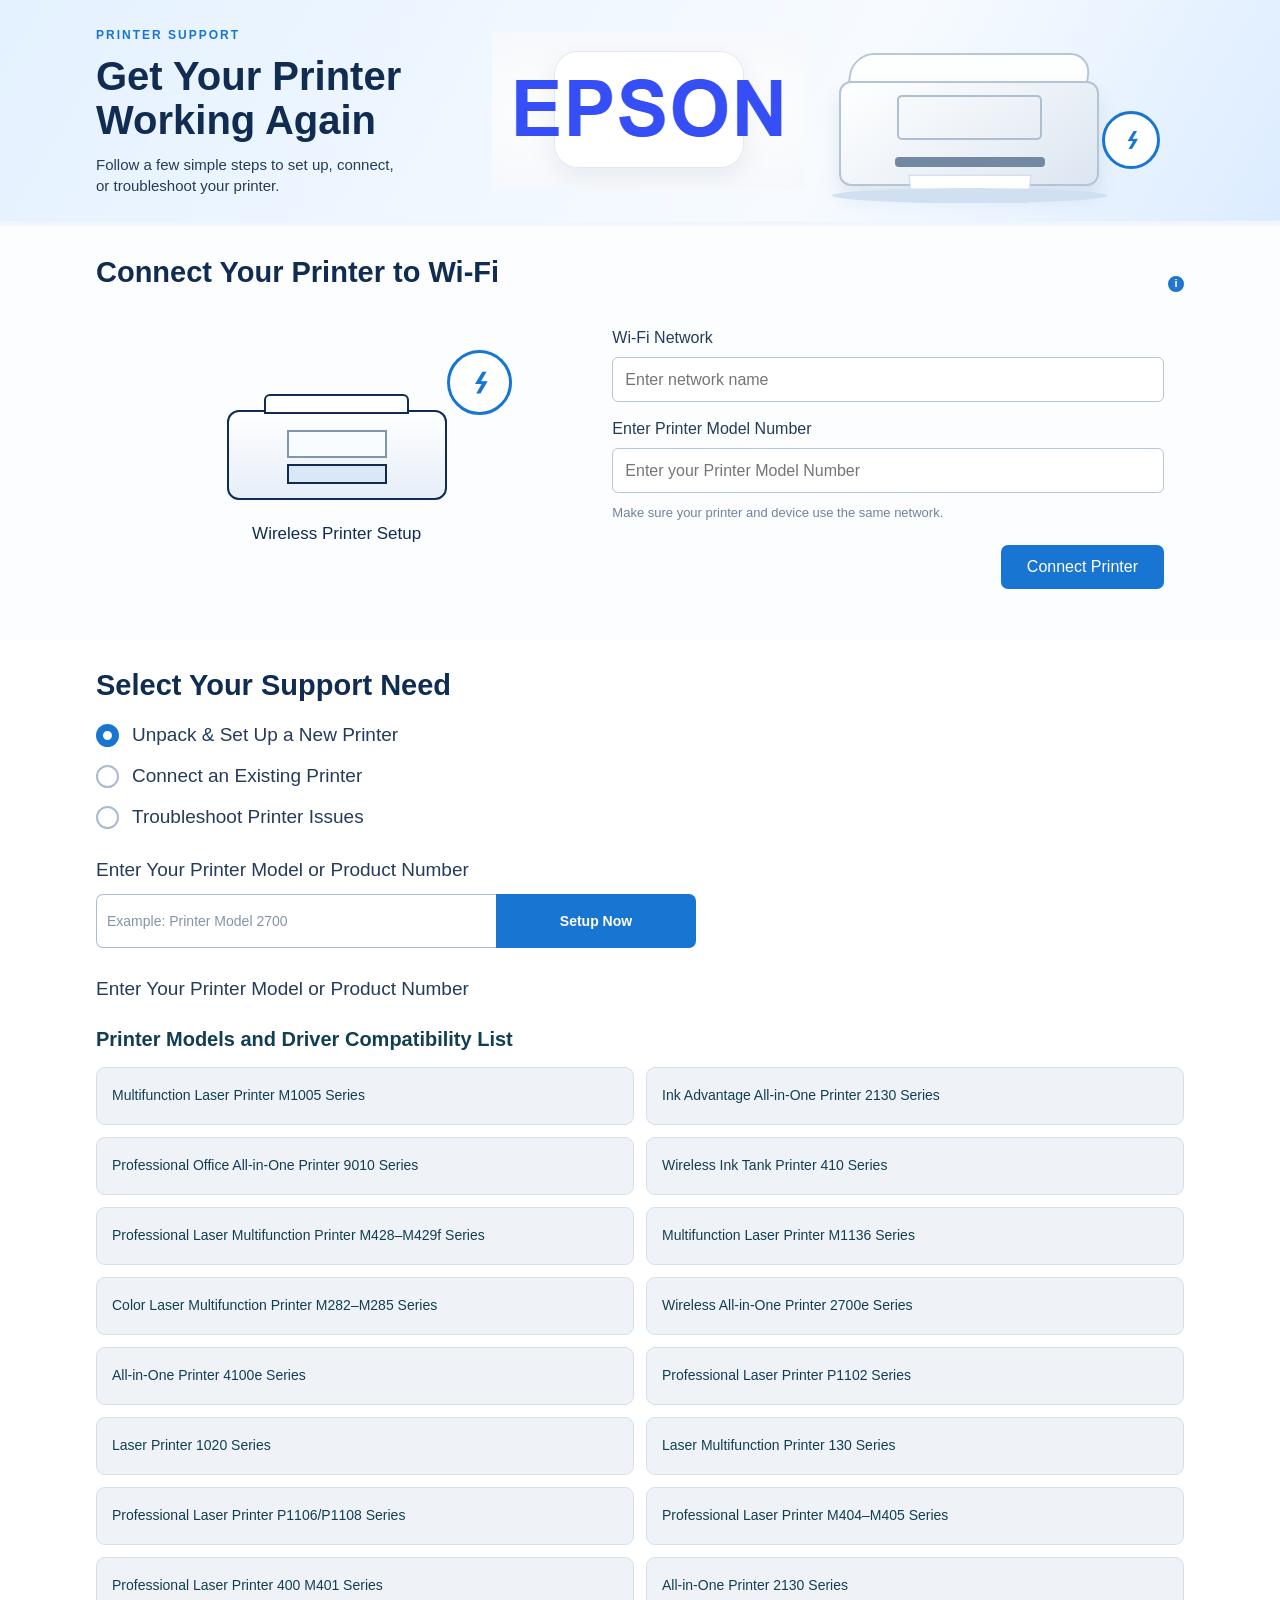
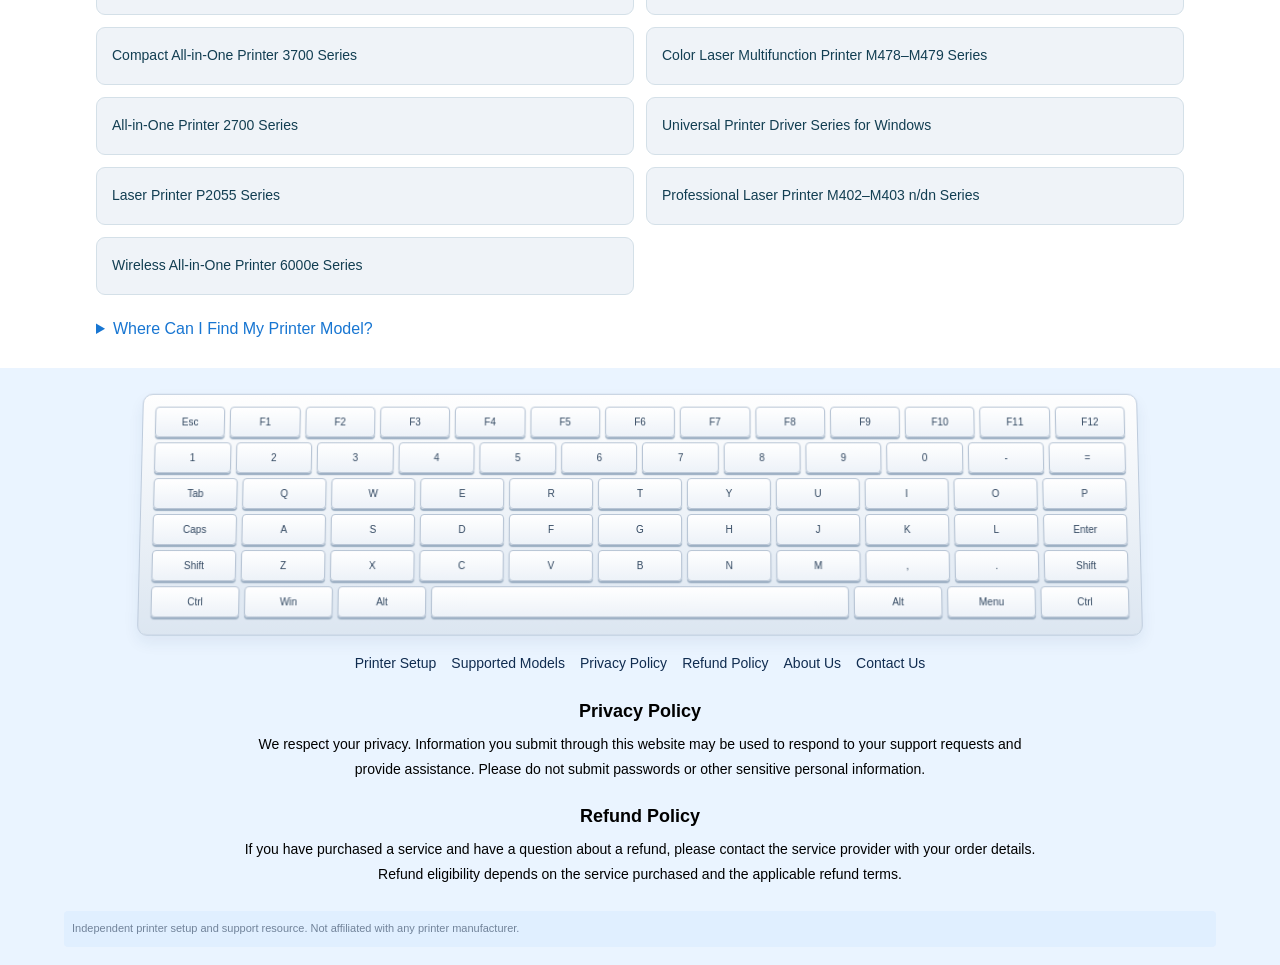
<file: index.html>
<!DOCTYPE html>
<html lang="en">
<head>
  <meta charset="UTF-8">
  <meta name="viewport" content="width=device-width, initial-scale=1.0">
  <title>Printer Setup & Support</title>
  <link rel="stylesheet" href="style.css">
  <style>
    .supported-models {
  margin-top: 28px;
}

.supported-models h3 {
  color: #123e52;
  font-size: 20px;
  margin-bottom: 16px;
}

.model-list {
  display: grid;
  grid-template-columns: repeat(2, minmax(0, 1fr));
  gap: 12px;
}

.model-list button {
  width: 100%;
  min-height: 58px;
  padding: 12px 15px;
  border: 1px solid #d4e0e8;
  border-radius: 9px;
  background: #eff3f8;
  color: #123e52;
  font: inherit;
  font-size: 14px;
  line-height: 1.5;
  text-align: left;
  cursor: pointer;
  transition: background 0.2s ease,
              color 0.2s ease,
              border-color 0.2s ease;
}

.model-list button:hover {
  background: #075473;
  color: #fff;
  border-color: #075473;
}

.model-list button:focus-visible {
  outline: 3px solid #789dd1;
  outline-offset: 3px;
}

@media (max-width: 600px) {
  .model-list {
    grid-template-columns: 1fr;
  }
}




.footer-policy-text {
  max-width: 850px;
  margin: 30px auto 24px;
  padding: 0 20px;
  text-align: center;
}

.footer-policy-text section {
  margin-bottom: 24px;
  scroll-margin-top: 20px;
}

.footer-policy-text h3 {
  color: #ffffff;
  font-size: 18px;
  margin-bottom: 10px;
}

.footer-policy-text p {
  color: #d3deee;
  font-size: 14px;
  line-height: 1.8;
  margin: 0;
}

@media (max-width: 600px) {
  .footer-policy-text {
    padding: 0 15px;
  }

  .footer-policy-text h3 {
    font-size: 16px;
  }

  .footer-policy-text p {
    font-size: 13px;
  }
}

  </style>
</head>
<body>

  <header class="hero">
    <div class="hero-content">
      <span class="tag">PRINTER SUPPORT</span>
      <h1>Get Your Printer<br>Working Again</h1>
      <p>Follow a few simple steps to set up, connect,<br>
      or troubleshoot your printer.</p>
    </div>

    <img src="epo.png" alt="">

    <div class="printer-visual">
      <div class="printer-top"></div>
      <div class="printer-body">
        <div class="printer-panel"></div>
        <div class="paper-slot"></div>
        <div class="printer-paper"></div>
      </div>
      <div class="printer-base"></div>
      <div class="wifi-icon">⌁</div>
    </div>
  </header>

  <main>

 <section class="wifi-section">
      <div class="section-heading">
        <h2>Connect Your Printer to Wi-Fi</h2>
        <span class="info-icon">i</span>
      </div>

      <div class="wifi-content">
        <div class="printer-illustration">
          <div class="wifi-symbol">⌁</div>
          <div class="illustration-printer">
            <div class="illustration-top"></div>
            <div class="illustration-screen"></div>
            <div class="illustration-tray"></div>
          </div>
          <p>Wireless Printer Setup</p>
        </div>

        <div class="wifi-form">
          <label for="network">Wi-Fi Network</label>
          <input id="network" type="text" placeholder="Enter network name">

          <label for="password">Enter Printer Model Number</label>
          <input id="password" type="password" placeholder="Enter your Printer Model Number">

          <p class="hint">Make sure your printer and device use the same network.</p>

          <!-- <button class="connect-btn" id="connectBtn" type="button">
            Connect Printer
          </button> -->


          <button class="connect-btn" id="connectBtn" type="button"
  onclick="window.location.href='second.html'">
  Connect Printer
</button>
          <p class="wifi-message" id="wifiMessage" aria-live="polite"></p>
        </div>
      </div>
    </section>


    <section class="support-section">
      <h2>Select Your Support Need</h2>

      <label class="option">
        <input type="radio" name="support" value="setup" checked>
        <span class="radio"></span>
        <span>Unpack &amp; Set Up a New Printer</span>
      </label>

      <label class="option">
        <input type="radio" name="support" value="connect">
        <span class="radio"></span>
        <span>Connect an Existing Printer</span>
      </label>

      <label class="option">
        <input type="radio" name="support" value="troubleshoot">
        <span class="radio"></span>
        <span>Troubleshoot Printer Issues</span>
      </label>

      <label class="field-label" for="printerModel">
        Enter Your Printer Model or Product Number
      </label>

      <form class="search-form" id="printerForm">
        <input
          type="text"
          id="printerModel"
          placeholder="Example: Printer Model 2700"
          required
        >
      
        <button type="submit" aria-label="Continue" style="font-size: 14px; padding: 0 8px; font-weight: bold;">Setup Now</button>
      </form>


<label class="field-label" for="printerModel">
  Enter Your Printer Model or Product Number
</label>

<div class="supported-models">
  <h3>Printer Models and Driver Compatibility List</h3>

  <div class="model-list" id="modelList">
    <button type="button">Multifunction Laser Printer M1005 Series</button>
    <button type="button">Ink Advantage All-in-One Printer 2130 Series</button>
    <button type="button">Professional Office All-in-One Printer 9010 Series</button>
    <button type="button">Wireless Ink Tank Printer 410 Series</button>
    <button type="button">Professional Laser Multifunction Printer M428–M429f Series</button>
    <button type="button">Multifunction Laser Printer M1136 Series</button>
    <button type="button">Color Laser Multifunction Printer M282–M285 Series</button>
    <button type="button">Wireless All-in-One Printer 2700e Series</button>
    <button type="button">All-in-One Printer 4100e Series</button>
    <button type="button">Professional Laser Printer P1102 Series</button>
    <button type="button">Laser Printer 1020 Series</button>
    <button type="button">Laser Multifunction Printer 130 Series</button>
    <button type="button">Professional Laser Printer P1106/P1108 Series</button>
    <button type="button">Professional Laser Printer M404–M405 Series</button>
    <button type="button">Professional Laser Printer 400 M401 Series</button>
    <button type="button">All-in-One Printer 2130 Series</button>
    <button type="button">Compact All-in-One Printer 3700 Series</button>
    <button type="button">Color Laser Multifunction Printer M478–M479 Series</button>
    <button type="button">All-in-One Printer 2700 Series</button>
    <button type="button">Universal Printer Driver Series for Windows</button>
    <button type="button">Laser Printer P2055 Series</button>
    <button type="button">Professional Laser Printer M402–M403 n/dn Series</button>
    <button type="button">Wireless All-in-One Printer 6000e Series</button>
  </div>
</div>


      <details class="model-help">
        <summary>Where Can I Find My Printer Model?</summary>
        <p>Check the label on your printer, usually on the back,
        bottom, or inside the cartridge access area.</p>
      </details>
    </section>

   
  </main>





  
<footer>
  <div class="keyboard-art" aria-hidden="true">
    <div class="key-row">
      <span>Esc</span><span>F1</span><span>F2</span><span>F3</span>
      <span>F4</span><span>F5</span><span>F6</span><span>F7</span>
      <span>F8</span><span>F9</span><span>F10</span><span>F11</span>
      <span>F12</span>
    </div>
    <div class="key-row">
      <span>1</span><span>2</span><span>3</span><span>4</span>
      <span>5</span><span>6</span><span>7</span><span>8</span>
      <span>9</span><span>0</span><span>-</span><span>=</span>
    </div>
    <div class="key-row">
      <span>Tab</span><span>Q</span><span>W</span><span>E</span>
      <span>R</span><span>T</span><span>Y</span><span>U</span>
      <span>I</span><span>O</span><span>P</span>
    </div>
    <div class="key-row">
      <span>Caps</span><span>A</span><span>S</span><span>D</span>
      <span>F</span><span>G</span><span>H</span><span>J</span>
      <span>K</span><span>L</span><span>Enter</span>
    </div>
    <div class="key-row">
      <span>Shift</span><span>Z</span><span>X</span><span>C</span>
      <span>V</span><span>B</span><span>N</span><span>M</span>
      <span>,</span><span>.</span><span>Shift</span>
    </div>
    <div class="key-row">
      <span>Ctrl</span><span>Win</span><span>Alt</span>
      <span class="space-key"></span><span>Alt</span><span>Menu</span><span>Ctrl</span>
    </div>
  </div>

  <div class="footer-links">
    <a href="index.html">Printer Setup</a>
    <a href="supported-models.html">Supported Models</a>
    <a href="#privacy-policy">Privacy Policy</a>
    <a href="#refund-policy">Refund Policy</a>
    <a href="about-us.html">About Us</a>
    <a href="contact-us.html">Contact Us</a>
  </div>

  <div class="footer-policy-text">
    <section id="privacy-policy">
      <h3 style="color: black;">Privacy Policy</h3>
      <p style="color: black;">
        We respect your privacy. Information you submit through this website
        may be used to respond to your support requests and provide assistance.
        Please do not submit passwords or other sensitive personal information.
      </p>
    </section>

    <section id="refund-policy">
      <h3 style="color: black;">Refund Policy</h3>
      <p style="color: black;">
        If you have purchased a service and have a question about a refund,
        please contact the service provider with your order details.
        Refund eligibility depends on the service purchased and the applicable
        refund terms.
      </p>
    </section>
  </div>

  <p class="disclaimer">
    Independent printer setup and support resource.
    Not affiliated with any printer manufacturer.
  </p>
</footer>

  <script>
    document.getElementById("printerForm").addEventListener("submit", function(event) {
      event.preventDefault();

      const model = document.getElementById("printerModel").value.trim();
      const support = document.querySelector('input[name="support"]:checked').value;

      if (!model) return;

      const params = new URLSearchParams({
        model: model,
        support: support
      });

      window.location.href = "setup.html?" + params.toString();
    });

    document.getElementById("connectBtn").addEventListener("click", function() {
      const network = document.getElementById("network").value.trim();
      const message = document.getElementById("wifiMessage");

      if (!network) {
        message.textContent = "Please enter your Wi-Fi network name.";
        return;
      }

      message.textContent =
        "Network details entered. Follow your printer manufacturer's instructions to complete the connection.";
    });
  </script>



<script>
  
  const printerForm = document.getElementById("printerForm");
  const printerInput = document.getElementById("printerModel");

  // Printer model button click
  document.querySelectorAll("#modelList button").forEach(button => {
    button.addEventListener("click", function () {
      printerInput.value = this.textContent.trim();
      goToSecondPage();
    });
  });

  // Continue button click
  printerForm.addEventListener("submit", function (event) {
    event.preventDefault();

    if (!printerInput.value.trim()) {
      printerInput.focus();
      return;
    }

    goToSecondPage();
  });

  function goToSecondPage() {
    const support = document.querySelector(
      'input[name="support"]:checked'
    ).value;

    const params = new URLSearchParams({
      model: printerInput.value.trim(),
      support: support
    });

    window.location.href = "second.html?" + params.toString();
  }
</script>


</body>
</html>
</file>
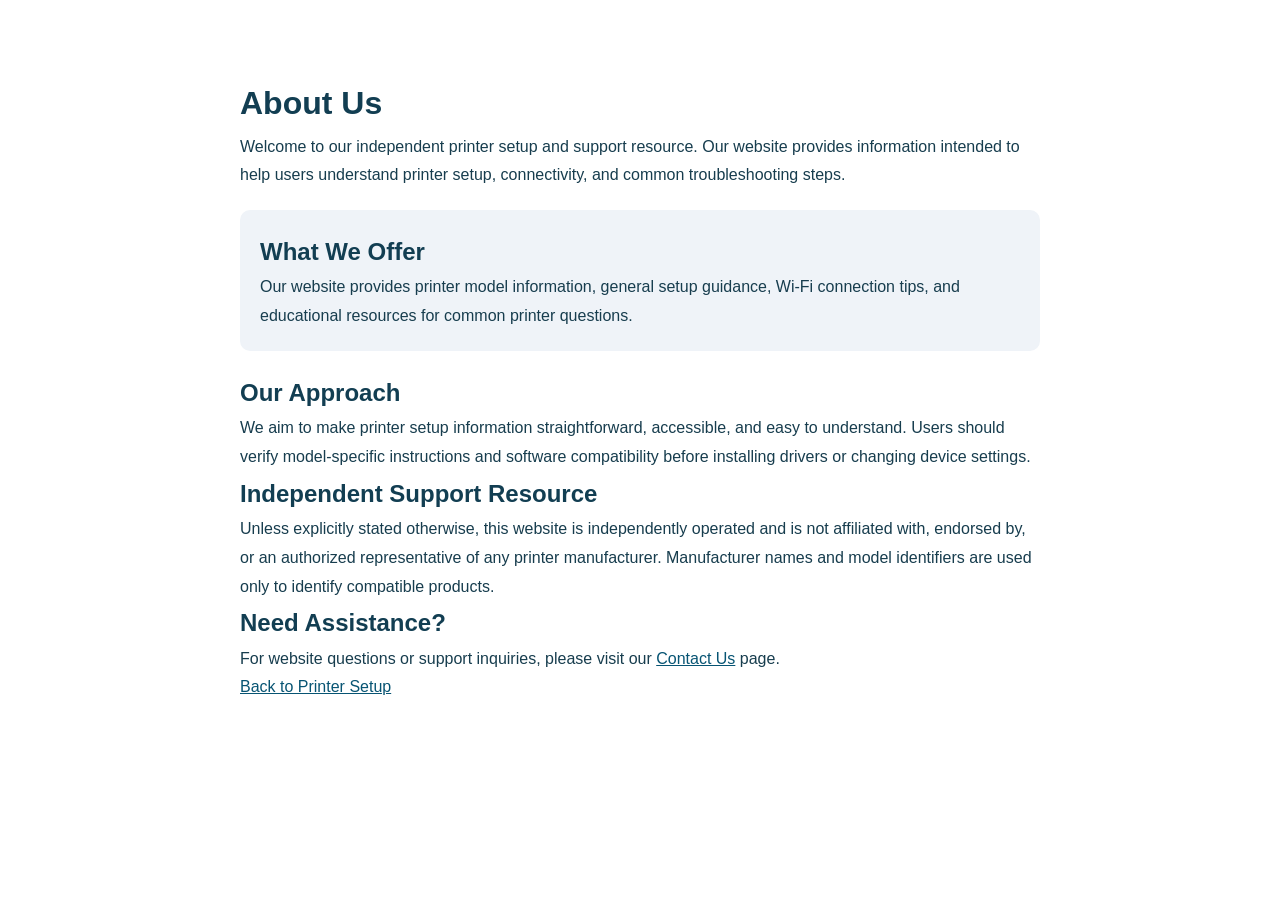
<file: about-us.html>
<!DOCTYPE html>
<html lang="en">
<head>
  <meta charset="UTF-8">
  <meta name="viewport" content="width=device-width, initial-scale=1.0">
  <title>About Us</title>
  <link rel="stylesheet" href="style.css">
  <style>
    .about-page{max-width:850px;margin:50px auto;padding:25px;line-height:1.8;color:#173d4e}
    .about-page h1,.about-page h2{color:#123e52}
    .about-page a{color:#075473}
    .about-card{background:#eff3f8;padding:20px;border-radius:10px;margin:20px 0}
    @media(max-width:600px){.about-page{margin:20px auto;padding:18px}}
  </style>
</head>
<body>
  <main class="about-page">
    <h1>About Us</h1>

    <p>Welcome to our independent printer setup and support resource. Our website provides information intended to help users understand printer setup, connectivity, and common troubleshooting steps.</p>

    <div class="about-card">
      <h2>What We Offer</h2>
      <p>Our website provides printer model information, general setup guidance, Wi-Fi connection tips, and educational resources for common printer questions.</p>
    </div>

    <h2>Our Approach</h2>
    <p>We aim to make printer setup information straightforward, accessible, and easy to understand. Users should verify model-specific instructions and software compatibility before installing drivers or changing device settings.</p>

    <h2>Independent Support Resource</h2>
    <p>Unless explicitly stated otherwise, this website is independently operated and is not affiliated with, endorsed by, or an authorized representative of any printer manufacturer. Manufacturer names and model identifiers are used only to identify compatible products.</p>

    <h2>Need Assistance?</h2>
    <p>For website questions or support inquiries, please visit our <a href="contact-us.html">Contact Us</a> page.</p>

    <p><a href="index.html">Back to Printer Setup</a></p>
  </main>
</body>
</html>
</file>
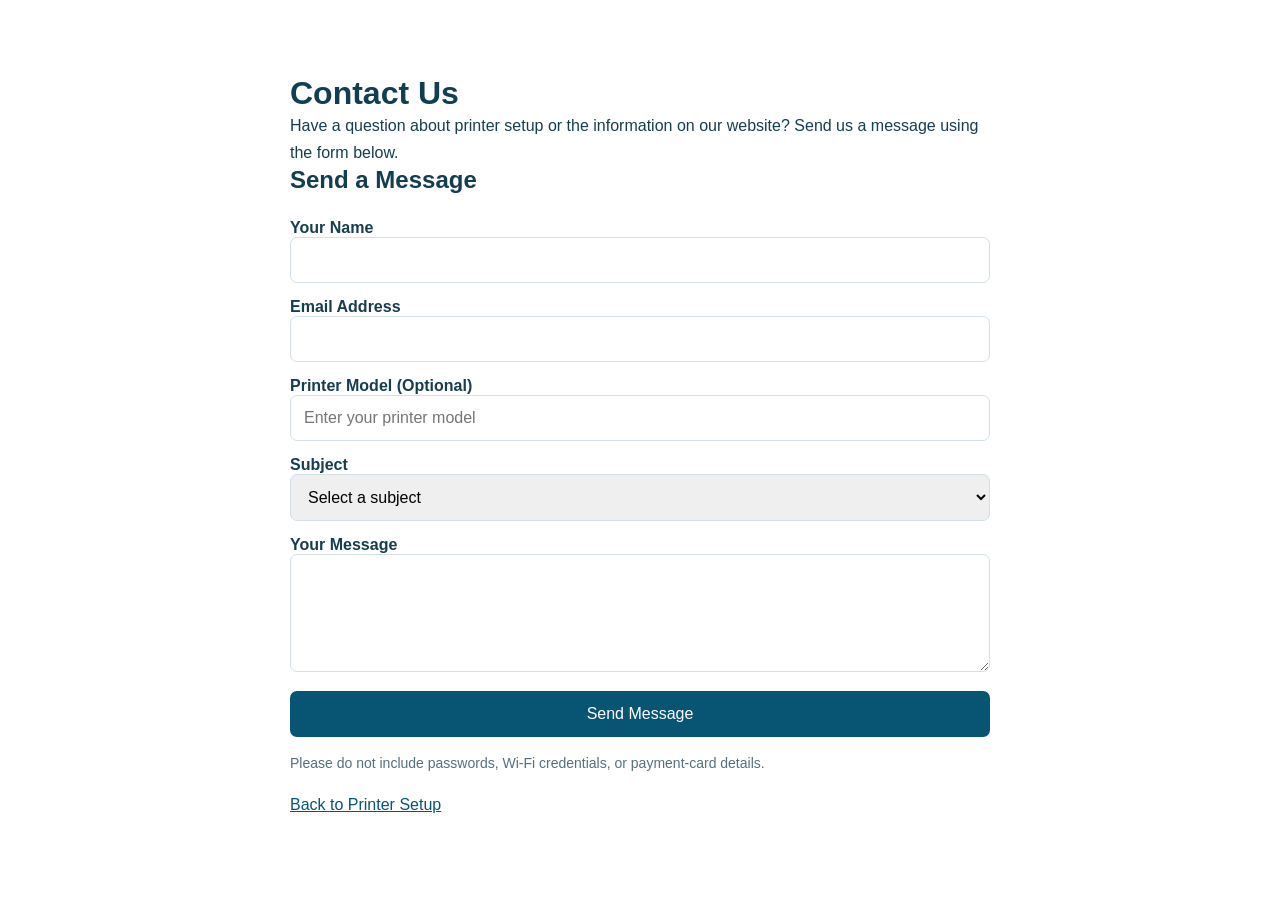
<file: contact-us.html>
<!DOCTYPE html>
<html lang="en">
<head>
  <meta charset="UTF-8">
  <meta name="viewport" content="width=device-width, initial-scale=1.0">
  <title>Contact Us</title>
  <link rel="stylesheet" href="style.css">
  <style>
    .contact-page{max-width:750px;margin:50px auto;padding:25px;color:#173d4e}
    .contact-page h1,.contact-page h2{color:#123e52}
    .contact-page p{line-height:1.7}
    .contact-form{display:grid;gap:15px;margin-top:25px}
    .contact-form label{font-weight:600}
    .contact-form input,.contact-form textarea,.contact-form select{width:100%;box-sizing:border-box;padding:13px;border:1px solid #d4e0e8;border-radius:7px;font:inherit}
    .contact-form button{padding:14px;background:#075473;color:#fff;border:0;border-radius:7px;font-size:16px;cursor:pointer}
    .contact-form button:hover{background:#123e52}
    .contact-page a{color:#075473}
    .form-note{font-size:14px;color:#556f7e}
    @media(max-width:600px){.contact-page{margin:20px auto;padding:18px}}
  </style>
</head>
<body>
  <main class="contact-page">
    <h1>Contact Us</h1>
    <p>Have a question about printer setup or the information on our website? Send us a message using the form below.</p>

    <h2>Send a Message</h2>

    <form class="contact-form" action="#" method="post" id="contactForm">
      <div>
        <label for="name">Your Name</label>
        <input type="text" id="name" name="name" autocomplete="name" required>
      </div>

      <div>
        <label for="email">Email Address</label>
        <input type="email" id="email" name="email" autocomplete="email" required>
      </div>

      <div>
        <label for="model">Printer Model (Optional)</label>
        <input type="text" id="model" name="printer_model" placeholder="Enter your printer model">
      </div>

      <div>
        <label for="subject">Subject</label>
        <select id="subject" name="subject" required>
          <option value="">Select a subject</option>
          <option value="setup">Printer Setup</option>
          <option value="connectivity">Connection Issue</option>
          <option value="drivers">Driver Compatibility</option>
          <option value="refund">Refund Inquiry</option>
          <option value="privacy">Privacy Inquiry</option>
          <option value="other">Other</option>
        </select>
      </div>

      <div>
        <label for="message">Your Message</label>
        <textarea id="message" name="message" rows="5" required></textarea>
      </div>

      <button type="submit">Send Message</button>
      <p class="form-note">Please do not include passwords, Wi-Fi credentials, or payment-card details.</p>
      <p id="formMessage" aria-live="polite"></p>
    </form>

    <p><a href="index.html">Back to Printer Setup</a></p>
  </main>

  <script>
    document.getElementById("contactForm").addEventListener("submit", function(event) {
      event.preventDefault();
      document.getElementById("formMessage").textContent =
        "This contact form is not connected to a message service yet. Please configure a form endpoint before accepting submissions.";
    });
  </script>
</body>
</html>
</file>
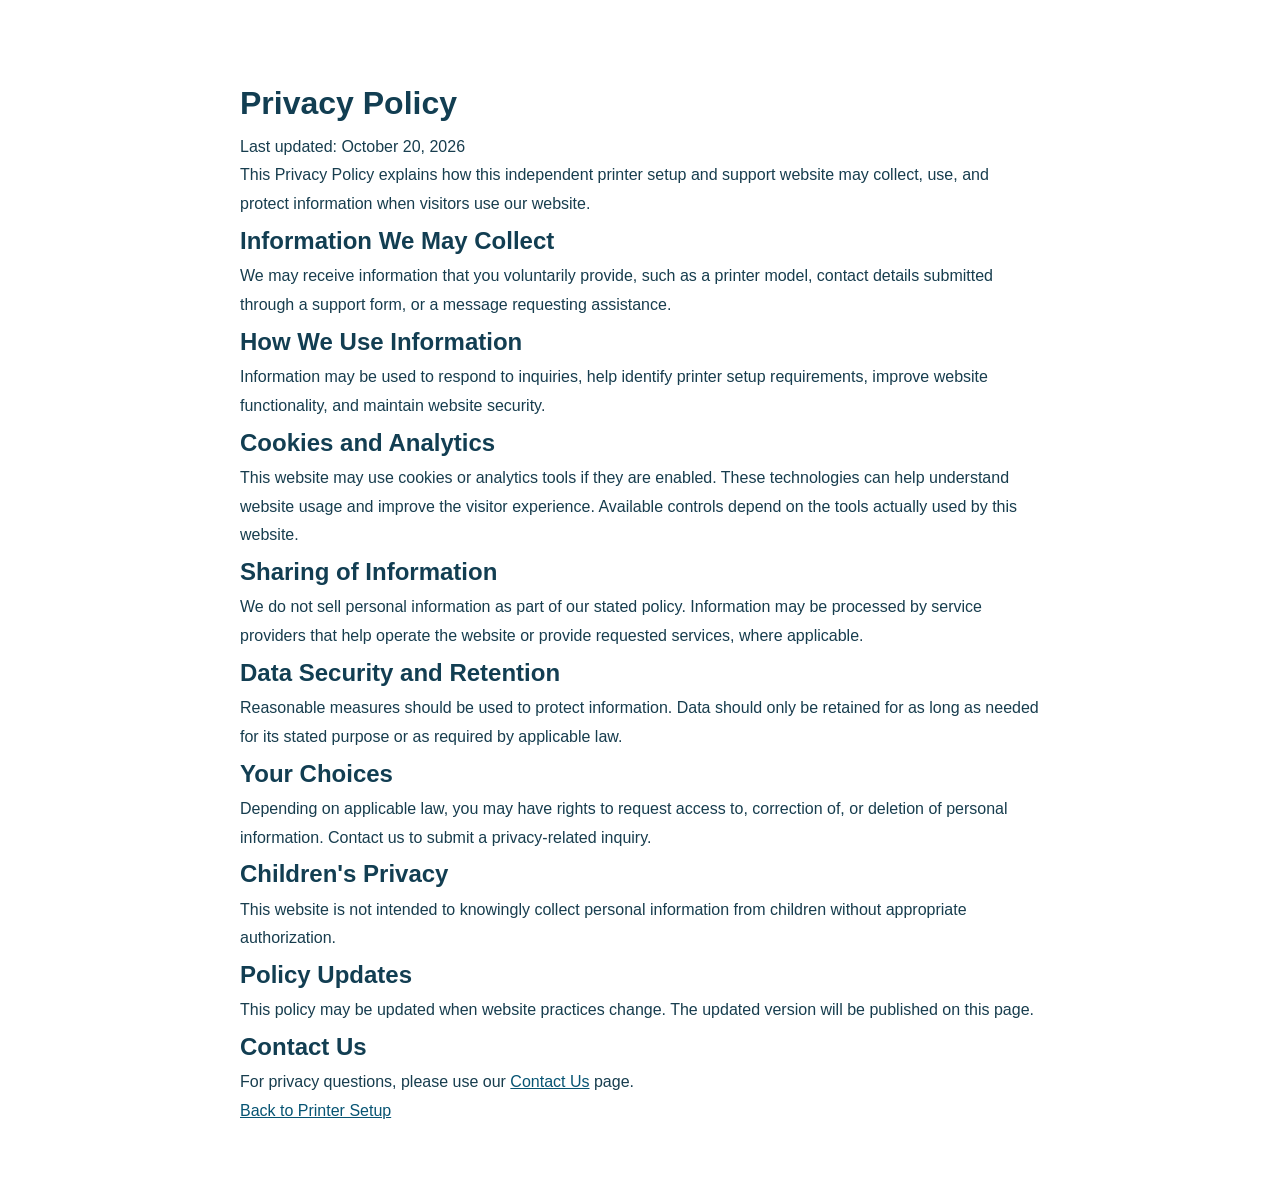
<file: privacy-policy.html>
<!DOCTYPE html>
<html lang="en">
<head>
  <meta charset="UTF-8">
  <meta name="viewport" content="width=device-width, initial-scale=1.0">
  <title>Privacy Policy</title>
  <link rel="stylesheet" href="style.css">
  <style>
    .policy-page{max-width:850px;margin:50px auto;padding:25px;line-height:1.8;color:#173d4e}
    .policy-page h1,.policy-page h2{color:#123e52}
    .policy-page a{color:#075473}
    @media(max-width:600px){.policy-page{margin:20px auto;padding:18px}}
  </style>
</head>
<body>
  <main class="policy-page">
    <h1>Privacy Policy</h1>
    <p>Last updated: October 20, 2026</p>

    <p>This Privacy Policy explains how this independent printer setup and support website may collect, use, and protect information when visitors use our website.</p>

    <h2>Information We May Collect</h2>
    <p>We may receive information that you voluntarily provide, such as a printer model, contact details submitted through a support form, or a message requesting assistance.</p>

    <h2>How We Use Information</h2>
    <p>Information may be used to respond to inquiries, help identify printer setup requirements, improve website functionality, and maintain website security.</p>

    <h2>Cookies and Analytics</h2>
    <p>This website may use cookies or analytics tools if they are enabled. These technologies can help understand website usage and improve the visitor experience. Available controls depend on the tools actually used by this website.</p>

    <h2>Sharing of Information</h2>
    <p>We do not sell personal information as part of our stated policy. Information may be processed by service providers that help operate the website or provide requested services, where applicable.</p>

    <h2>Data Security and Retention</h2>
    <p>Reasonable measures should be used to protect information. Data should only be retained for as long as needed for its stated purpose or as required by applicable law.</p>

    <h2>Your Choices</h2>
    <p>Depending on applicable law, you may have rights to request access to, correction of, or deletion of personal information. Contact us to submit a privacy-related inquiry.</p>

    <h2>Children's Privacy</h2>
    <p>This website is not intended to knowingly collect personal information from children without appropriate authorization.</p>

    <h2>Policy Updates</h2>
    <p>This policy may be updated when website practices change. The updated version will be published on this page.</p>

    <h2>Contact Us</h2>
    <p>For privacy questions, please use our <a href="contact-us.html">Contact Us</a> page.</p>

    <p><a href="index.html">Back to Printer Setup</a></p>
  </main>
</body>
</html>
</file>
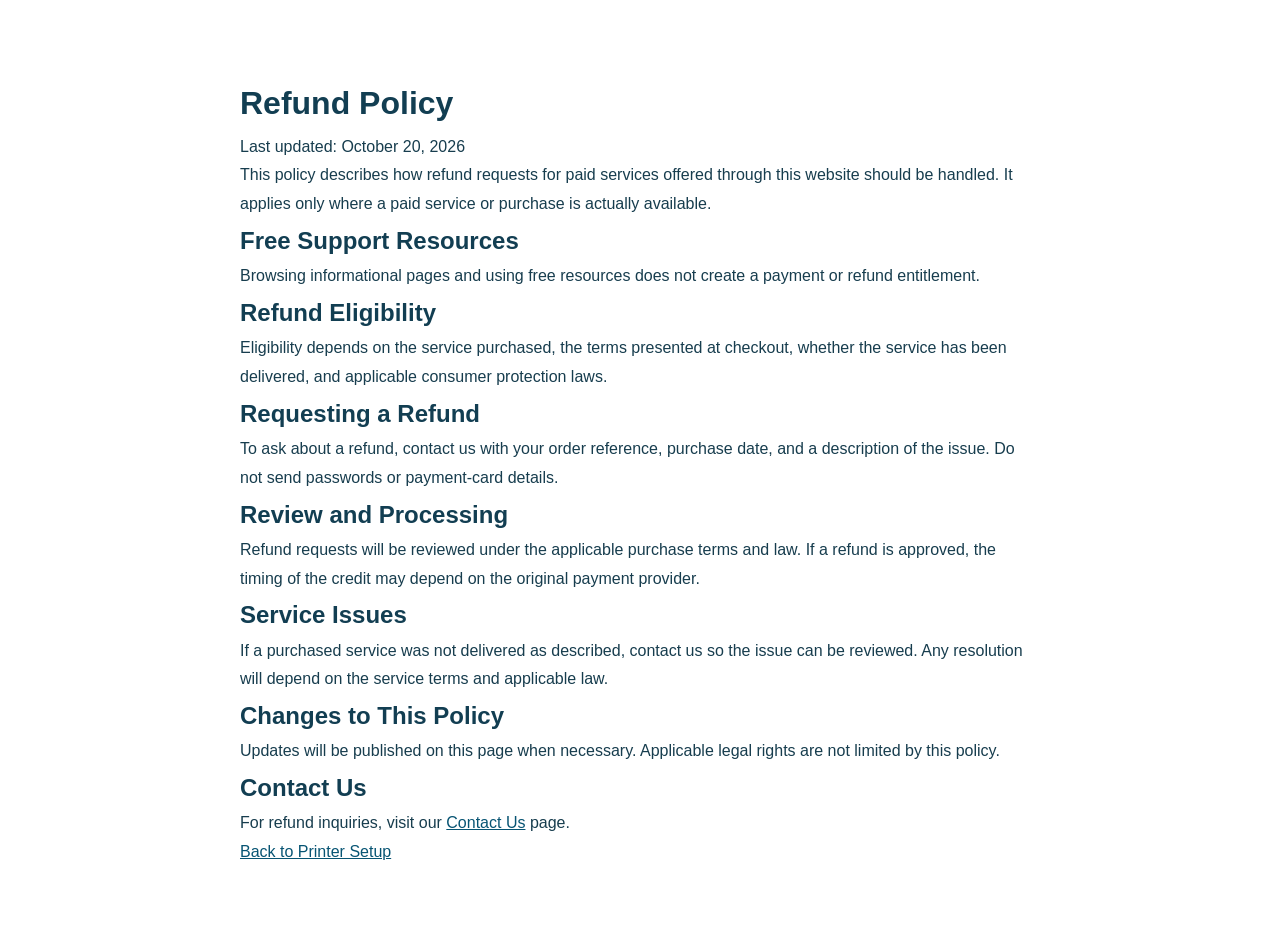
<file: refund-policy.html>
<!DOCTYPE html>
<html lang="en">
<head>
  <meta charset="UTF-8">
  <meta name="viewport" content="width=device-width, initial-scale=1.0">
  <title>Refund Policy</title>
  <link rel="stylesheet" href="style.css">
  <style>
    .policy-page{max-width:850px;margin:50px auto;padding:25px;line-height:1.8;color:#173d4e}
    .policy-page h1,.policy-page h2{color:#123e52}
    .policy-page a{color:#075473}
    @media(max-width:600px){.policy-page{margin:20px auto;padding:18px}}
  </style>
</head>
<body>
  <main class="policy-page">
    <h1>Refund Policy</h1>
    <p>Last updated: October 20, 2026</p>

    <p>This policy describes how refund requests for paid services offered through this website should be handled. It applies only where a paid service or purchase is actually available.</p>

    <h2>Free Support Resources</h2>
    <p>Browsing informational pages and using free resources does not create a payment or refund entitlement.</p>

    <h2>Refund Eligibility</h2>
    <p>Eligibility depends on the service purchased, the terms presented at checkout, whether the service has been delivered, and applicable consumer protection laws.</p>

    <h2>Requesting a Refund</h2>
    <p>To ask about a refund, contact us with your order reference, purchase date, and a description of the issue. Do not send passwords or payment-card details.</p>

    <h2>Review and Processing</h2>
    <p>Refund requests will be reviewed under the applicable purchase terms and law. If a refund is approved, the timing of the credit may depend on the original payment provider.</p>

    <h2>Service Issues</h2>
    <p>If a purchased service was not delivered as described, contact us so the issue can be reviewed. Any resolution will depend on the service terms and applicable law.</p>

    <h2>Changes to This Policy</h2>
    <p>Updates will be published on this page when necessary. Applicable legal rights are not limited by this policy.</p>

    <h2>Contact Us</h2>
    <p>For refund inquiries, visit our <a href="contact-us.html">Contact Us</a> page.</p>

    <p><a href="index.html">Back to Printer Setup</a></p>
  </main>
</body>
</html>
</file>
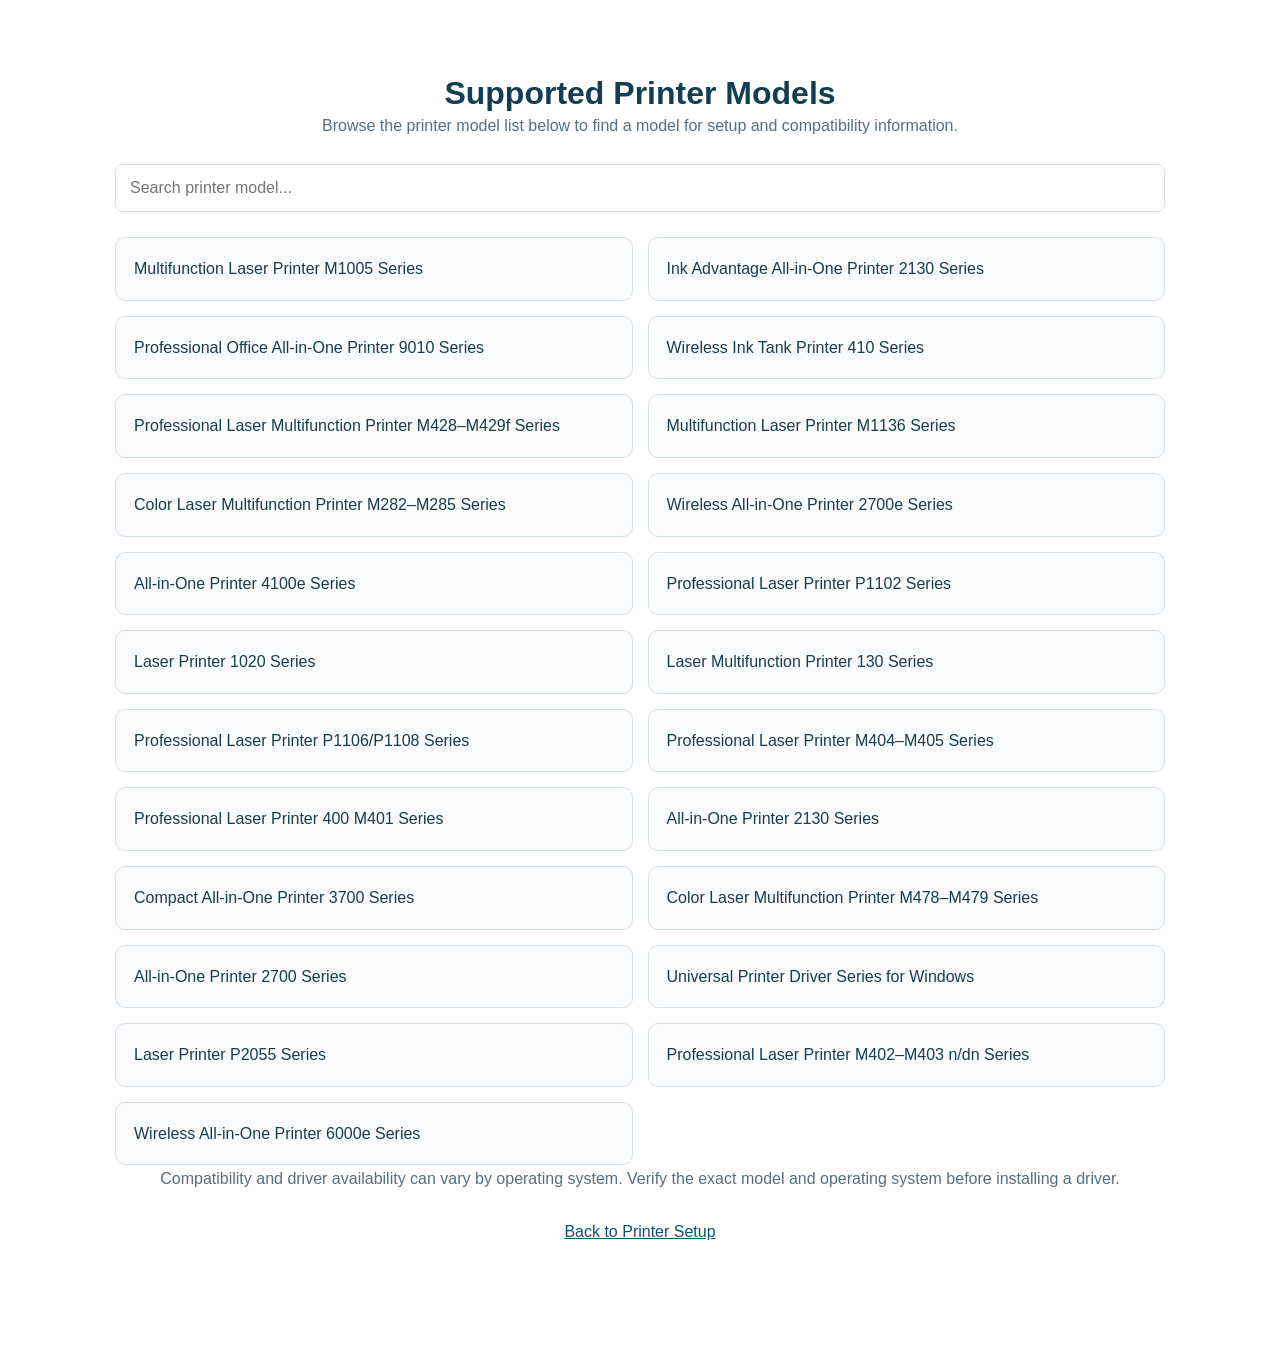
<file: supported-models.html>
<!DOCTYPE html>
<html lang="en">
<head>
  <meta charset="UTF-8">
  <meta name="viewport" content="width=device-width, initial-scale=1.0">
  <title>Supported Printer Models</title>
  <link rel="stylesheet" href="style.css">
  <style>
    .models-page{max-width:1100px;margin:50px auto;padding:25px}
    .models-page h1{text-align:center;color:#123e52}
    .models-page .intro{text-align:center;color:#556f7e;line-height:1.7}
    .model-search{width:100%;padding:14px;margin:25px 0;border:1px solid #d4e0e8;border-radius:8px;font-size:16px;box-sizing:border-box}
    .model-grid{display:grid;grid-template-columns:repeat(2,minmax(0,1fr));gap:15px}
    .model-card{padding:18px;border:1px solid #d4e0e8;border-radius:10px;background:#fafbfd;color:#173d4e}
    .model-card:hover{border-color:#075473}
    .model-card p{margin:0;line-height:1.6}
    .no-results{text-align:center;color:#556f7e;grid-column:1/-1}
    .models-back{text-align:center;margin:30px}
    .models-back a{color:#075473}
    @media(max-width:600px){.model-grid{grid-template-columns:1fr}.models-page{padding:16px;margin:25px auto}}
  </style>
</head>
<body>
  <main class="models-page">
    <h1>Supported Printer Models</h1>
    <p class="intro">Browse the printer model list below to find a model for setup and compatibility information.</p>

    <input class="model-search" id="modelSearch" type="search"
      placeholder="Search printer model..." aria-label="Search printer models">

    <div class="model-grid" id="modelGrid"></div>

    <p class="intro">Compatibility and driver availability can vary by operating system. Verify the exact model and operating system before installing a driver.</p>

    <div class="models-back">
      <a href="index.html">Back to Printer Setup</a>
    </div>
  </main>

  <script>
    const models = [
      "Multifunction Laser Printer M1005 Series",
      "Ink Advantage All-in-One Printer 2130 Series",
      "Professional Office All-in-One Printer 9010 Series",
      "Wireless Ink Tank Printer 410 Series",
      "Professional Laser Multifunction Printer M428–M429f Series",
      "Multifunction Laser Printer M1136 Series",
      "Color Laser Multifunction Printer M282–M285 Series",
      "Wireless All-in-One Printer 2700e Series",
      "All-in-One Printer 4100e Series",
      "Professional Laser Printer P1102 Series",
      "Laser Printer 1020 Series",
      "Laser Multifunction Printer 130 Series",
      "Professional Laser Printer P1106/P1108 Series",
      "Professional Laser Printer M404–M405 Series",
      "Professional Laser Printer 400 M401 Series",
      "All-in-One Printer 2130 Series",
      "Compact All-in-One Printer 3700 Series",
      "Color Laser Multifunction Printer M478–M479 Series",
      "All-in-One Printer 2700 Series",
      "Universal Printer Driver Series for Windows",
      "Laser Printer P2055 Series",
      "Professional Laser Printer M402–M403 n/dn Series",
      "Wireless All-in-One Printer 6000e Series"
    ];

    const grid = document.getElementById("modelGrid");
    const search = document.getElementById("modelSearch");

    function renderModels() {
      const query = search.value.toLowerCase().trim();
      const filtered = models.filter(model =>
        model.toLowerCase().includes(query)
      );

      grid.replaceChildren();

      if (!filtered.length) {
        const message = document.createElement("p");
        message.className = "no-results";
        message.textContent = "No matching printer models found.";
        grid.appendChild(message);
        return;
      }

      filtered.forEach(model => {
        const card = document.createElement("div");
        card.className = "model-card";
        const name = document.createElement("p");
        name.textContent = model;
        card.appendChild(name);
        grid.appendChild(card);
      });
    }

    search.addEventListener("input", renderModels);
    renderModels();
  </script>
</body>
</html>
</file>
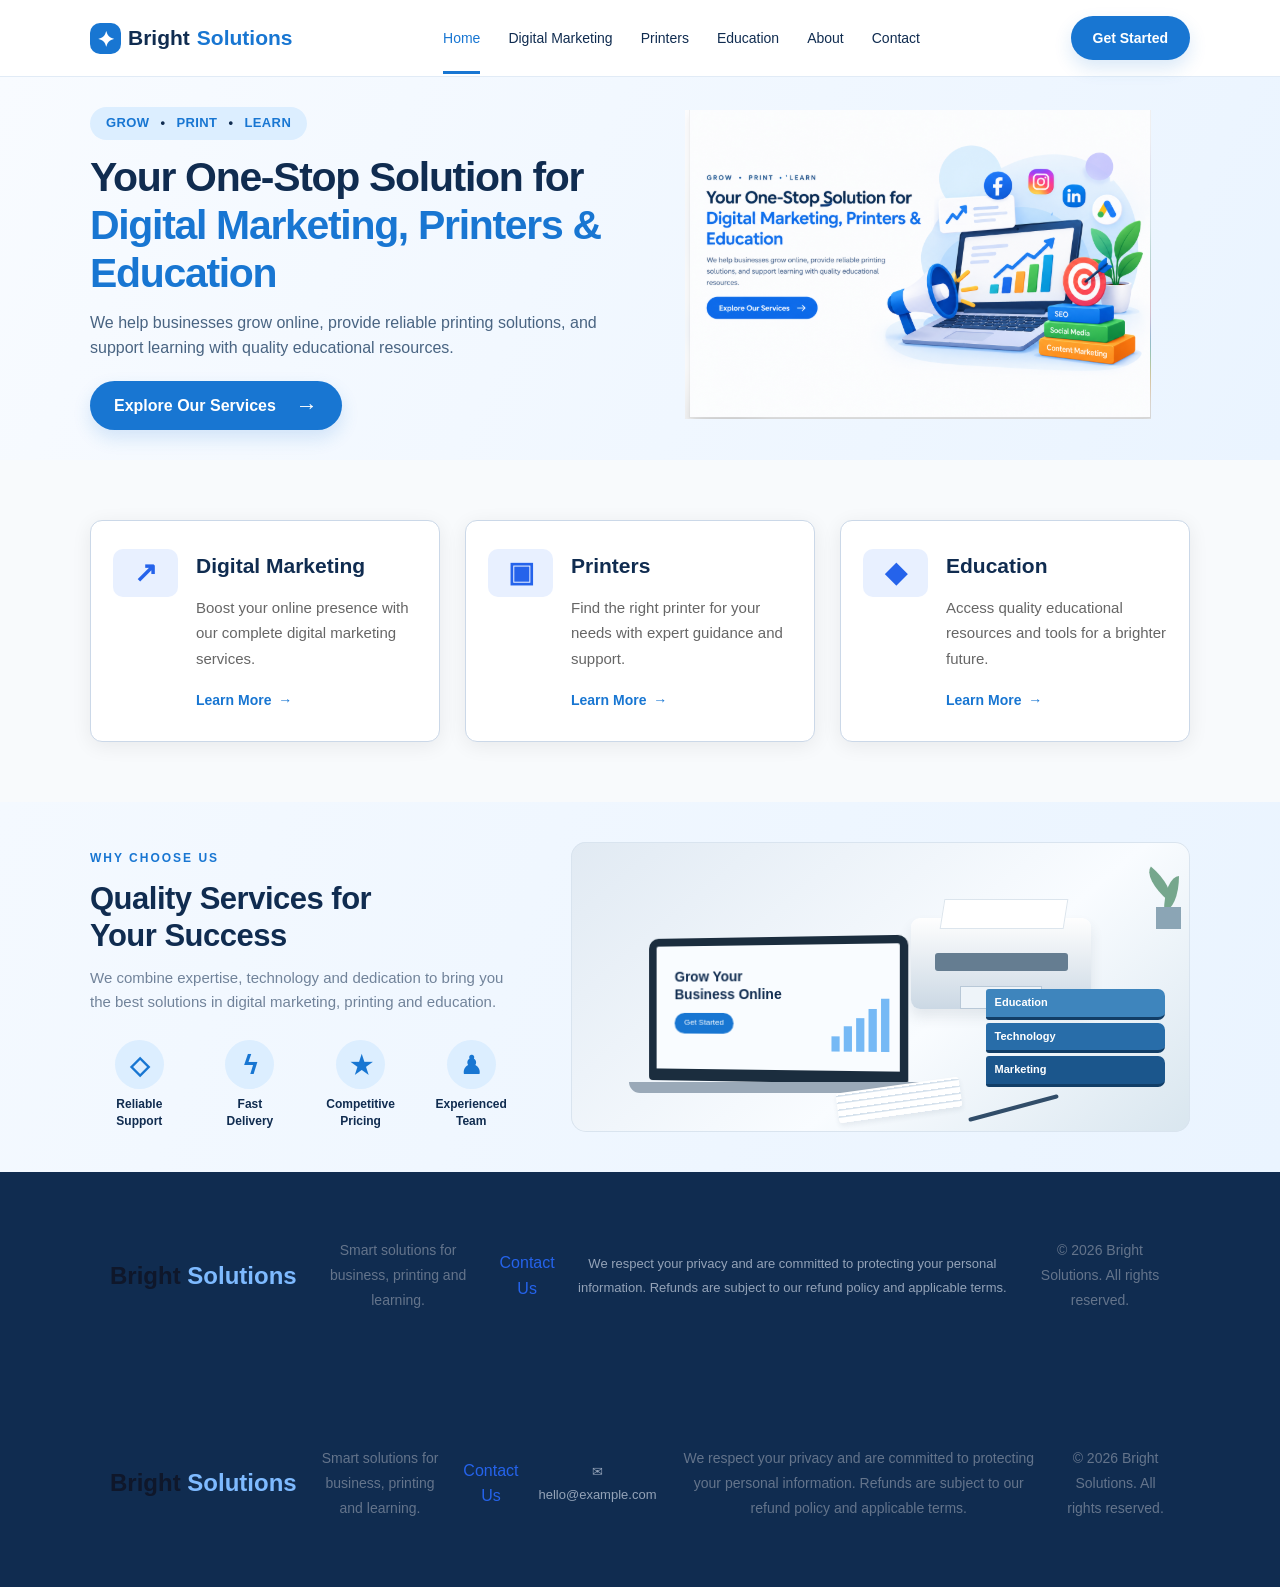
<file: third.html>
<!DOCTYPE html>
<html lang="en">
<head>
  <meta charset="UTF-8">
  <meta name="viewport" content="width=device-width, initial-scale=1.0">
  <title>Bright Solutions | Digital Marketing, Printers & Education</title>
  <link rel="stylesheet" href="third.css">
</head>
<body>

  <!-- Header -->
  <header class="site-header">
    <div class="container nav-wrap">
      <a class="logo" href="#home">
        <span class="logo-mark">✦</span>
        Bright <span>Solutions</span>
      </a>

      <nav class="nav-links">
        <a class="active" href="#home">Home</a>
        <a href="#marketing">Digital Marketing</a>
        <a href="#printers">Printers</a>
        <a href="#education">Education</a>
        <a href="#about">About</a>
        <a href="#contact">Contact</a>
      </nav>

      <a class="nav-button" href="#contact">Get Started</a>
    </div>
  </header>

  <main>
    <!-- Hero Section -->
    <section class="hero" id="home">
      <div class="container hero-grid">

        <div class="hero-copy">
          <div class="eyebrow">
            GROW <span>•</span> PRINT <span>•</span> LEARN
          </div>

          <h1>
            Your One-Stop Solution for
            <span>Digital Marketing, Printers &amp; Education</span>
          </h1>

          <p>
            We help businesses grow online, provide reliable printing
            solutions, and support learning with quality educational resources.
          </p>

          <a class="primary-button" href="#services">
            Explore Our Services <span>→</span>
          </a>
        </div>

        <!-- Illustration -->
        <!-- <div class="hero-art">
          <div class="art-circle circle-one"></div>
          <div class="art-circle circle-two"></div>

          <div class="floating-icon target">◎</div>
          <div class="floating-icon chart">▥</div>

          <div class="screen">
            <div class="screen-top"></div>
            <div class="chart-line">↗</div>
            <div class="chart-bars">
              <i></i><i></i><i></i><i></i>
            </div>
          </div>

          <div class="printer">
            <div class="printer-top"></div>
            <div class="printer-slot"></div>
            <div class="paper"></div>
            <div class="printer-light"></div>
          </div>

          <div class="books">
            <i></i><i></i><i></i><b>◆</b>
          </div>

          <div class="cap"><span></span></div>

          <div class="plant">
            <i></i><i></i><i></i><b></b>
          </div>
        </div> -->

<div class="hero-art">
  <img
    src="digital.png"
    alt="Digital marketing, SEO, social media marketing and business growth"
    class="digital-marketing-image"
  />
</div>

      </div>
    </section>

    <!-- Services -->

    <section class="services-section" id="services">
    <div class="container service-grid">

      <!-- Digital Marketing -->
      <article class="service-card" id="marketing">
        <div class="service-icon">↗</div>
        <div>
          <h2>Digital Marketing</h2>
          <p>
            Boost your online presence with our complete digital
            marketing services.
          </p>
          <a href="#marketing-details"
             class="learn-more"
             data-service="marketing-details">
            Learn More <span>→</span>
          </a>
        </div>
      </article>

      <!-- Printers -->
      <article class="service-card" id="printers">
        <div class="service-icon printer-symbol">▣</div>
        <div>
          <h2>Printers</h2>
          <p>
            Find the right printer for your needs with expert
            guidance and support.
          </p>
          <a href="#printer-details"
             class="learn-more"
             data-service="printer-details">
            Learn More <span>→</span>
          </a>
        </div>
      </article>

      <!-- Education -->
      <article class="service-card" id="education">
        <div class="service-icon cap-symbol">◆</div>
        <div>
          <h2>Education</h2>
          <p>
            Access quality educational resources and tools
            for a brighter future.
          </p>
          <a href="#education-details"
             class="learn-more"
             data-service="education-details">
            Learn More <span>→</span>
          </a>
        </div>
      </article>

    </div>
  </section>

  <!-- Reusable Popup -->
  <div class="modal" id="serviceModal"
       role="dialog"
       aria-modal="true"
       aria-labelledby="modalTitle">

    <div class="modal-content">
      <button class="close-modal"
              id="closeModal"
              aria-label="Close popup">
        &times;
      </button>

      <h2 id="modalTitle">Service Details</h2>

      <div id="modalDescription"></div>

      <a href="#contact" class="contact-btn" id="contactBtn">
        Contact Us →
      </a>
    </div>

  </div>

 

    <!-- About Section -->
    <section class="about-section" id="about">
      <div class="container about-grid">

        <div class="about-copy">
          <span class="section-label">WHY CHOOSE US</span>

          <h2>Quality Services for<br>Your Success</h2>

          <p>
            We combine expertise, technology and dedication to bring
            you the best solutions in digital marketing, printing
            and education.
          </p>

          <div class="benefits">
            <div>
              <span>◇</span>
              <strong>Reliable<br>Support</strong>
            </div>

            <div>
              <span>ϟ</span>
              <strong>Fast<br>Delivery</strong>
            </div>

            <div>
              <span>★</span>
              <strong>Competitive<br>Pricing</strong>
            </div>

            <div>
              <span>♟</span>
              <strong>Experienced<br>Team</strong>
            </div>
          </div>
        </div>

        <!-- About Illustration -->
        <div class="about-visual">
          <div class="desk-window">

            <div class="laptop">
              <div class="laptop-screen">
                <b>Grow Your<br>Business Online</b>

                <div class="mini-chart">
                  <i></i><i></i><i></i><i></i><i></i>
                </div>

                <span>Get Started</span>
              </div>
              <div class="laptop-base"></div>
            </div>

            <div class="desk-printer">
              <div></div>
              <span></span>
            </div>

            <div class="book-stack">
              <i>Marketing</i>
              <i>Technology</i>
              <i>Education</i>
            </div>

            <div class="desk-plant">
              <i></i><i></i><b></b>
            </div>

            <div class="notebook"></div>
            <div class="pen"></div>

          </div>
        </div>

      </div>
    </section>
  </main>

  <!-- Footer -->




  
<footer id="contact">
  <div class="container footer-content">
    <a class="logo" href="#home">
      Bright <span>Solutions</span>
    </a>

    <p>
      Smart solutions for business, printing and learning.
    </p>

    <a href="mailto:hello@example.com">Contact Us</a>

    <p>
      We respect your privacy and are committed to protecting your personal information.
      Refunds are subject to our refund policy and applicable terms.
    </p>

    <p>&copy; 2026 Bright Solutions. All rights reserved.</p>
  </div>
</footer>





<footer id="contact">
  <div class="container footer-content">

    <a class="logo" href="#home">
      Bright <span>Solutions</span>
    </a>

    <p>
      Smart solutions for business, printing and learning.
    </p>

    <a href="mailto:hello@example.com">Contact Us</a>

    <!-- Email Address -->
    <p>
      <a href="mailto:hello@example.com">
        <span>✉</span> hello@example.com
      </a>
    </p>

    <p>
      We respect your privacy and are committed to protecting
      your personal information. Refunds are subject to our
      refund policy and applicable terms.
    </p>

    <p>&copy; 2026 Bright Solutions. All rights reserved.</p>

  </div>
</footer>




   <script>
    const serviceDetails = {
      "marketing-details": {
        title: "Digital Marketing",
        description: `
          <p>
            Learn how digital marketing can help improve your online
            visibility, reach the right audience, and build a stronger
            online presence.
          </p>
          <p>
            Explore SEO, social media marketing, content creation,
            email campaigns, and online advertising to promote your
            products or services.
          </p>
          <p>
            Discover practical strategies to increase brand awareness,
            engage potential customers, improve website performance,
            and measure marketing results to make informed business
            decisions.
          </p>
        `
      },

      "printer-details": {
        title: "Printers",
        description: `
          <p>
            Find the right printer for your home, office, school,
            or business with expert guidance and support.
          </p>
          <p>
            Explore printing solutions, printer features, ink and toner
            options, maintenance tips, and troubleshooting support.
          </p>
          <p>
            Our goal is to help you choose a reliable and cost-effective
            printing solution that meets your needs.
          </p>
        `
      },

      "education-details": {
        title: "Education",
        description: `
          <p>
            Access quality educational resources and tools designed
            to support learning, skill development, and academic growth.
          </p>
          <p>
            Discover useful learning materials, digital resources,
            and opportunities to develop knowledge and practical skills.
          </p>
          <p>
            Explore educational solutions that help students and
            learners work toward a brighter future.
          </p>
        `
      }
    };

    const modal = document.getElementById("serviceModal");
    const modalTitle = document.getElementById("modalTitle");
    const modalDescription = document.getElementById("modalDescription");
    const closeModal = document.getElementById("closeModal");
    const contactBtn = document.getElementById("contactBtn");

    let previousFocus = null;

    document.querySelectorAll(".learn-more").forEach(link => {
      link.addEventListener("click", function(event) {
        event.preventDefault();

        const service = serviceDetails[this.dataset.service];

        if (!service) return;

        previousFocus = this;
        modalTitle.textContent = service.title;
        modalDescription.innerHTML = service.description;

        modal.classList.add("show");
        document.body.style.overflow = "hidden";
        closeModal.focus();
      });
    });

    function hideModal() {
      modal.classList.remove("show");
      document.body.style.overflow = "";

      if (previousFocus) {
        previousFocus.focus();
      }
    }

    closeModal.addEventListener("click", hideModal);

    // Close popup by clicking outside the content
    modal.addEventListener("click", function(event) {
      if (event.target === modal) {
        hideModal();
      }
    });

    // Close popup using the Escape key
    document.addEventListener("keydown", function(event) {
      if (event.key === "Escape" && modal.classList.contains("show")) {
        hideModal();
      }
    });
  </script>

</body>
</html>
</file>
<file: style.css>
* {
  margin: 0;
  padding: 0;
  box-sizing: border-box;
}

:root {
  --navy: #102c50;
  --blue: #1876d2;
  --light-blue: #eaf4ff;
  --border: #cbd8e8;
  --text: #243b59;
  --muted: #71839a;
  --white: #ffffff;
}

body {
  font-family: Arial, Helvetica, sans-serif;
  color: var(--text);
  background: var(--white);
}

.hero {
  min-height: 212px;
  padding: 48px 7.5%;
  display: flex;
  align-items: center;
  justify-content: space-between;
  gap: 30px;
  overflow: hidden;
  background: linear-gradient(120deg, #e4f1ff, #f7fbff 65%, #dcecff);
}

.hero-content {
  flex: 1;
}

.tag {
  display: inline-block;
  color: var(--blue);
  font-size: 12px;
  font-weight: 700;
  letter-spacing: 2px;
  margin-bottom: 12px;
}

.hero h1 {
  color: var(--navy);
  font-size: clamp(32px, 4vw, 48px);
  line-height: 1.10;
  margin-bottom: 18px;
}

.hero p {
  font-size: 17px;
  line-height: 1.1;
}


.printer-visual {
  width: 340px;
  height: 190px;
  position: relative;
  flex-shrink: 0;
  margin-right: 20px;
}

.printer-top {
  position: absolute;
  width: 240px;
  height: 45px;
  top: 22px;
  left: 25px;
  background: #fdfefe;
  border: 2px solid #b8c7d8;
  border-radius: 22px 22px 7px 7px;
  transform: skew(-8deg);
}

.printer-body {
  position: absolute;
  width: 260px;
  height: 105px;
  left: 15px;
  top: 50px;
  border: 2px solid #b5c4d5;
  border-radius: 12px;
  background: linear-gradient(145deg, #ffffff, #dce6f1);
  box-shadow: 0 12px 20px #28496b1a;
}

.printer-panel {
  width: 145px;
  height: 45px;
  border: 2px solid #aebfd1;
  border-radius: 5px;
  margin: 12px auto;
}

.paper-slot {
  position: absolute;
  width: 150px;
  height: 10px;
  bottom: 17px;
  left: 54px;
  background: #7389a1;
  border-radius: 4px;
}

.printer-paper {
  position: absolute;
  width: 120px;
  height: 28px;
  bottom: -19px;
  left: 69px;
  background: white;
  border: 1px solid #ccd8e5;
  transform: perspective(80px) rotateX(-8deg);
}

.printer-base {
  position: absolute;
  width: 275px;
  height: 15px;
  top: 157px;
  left: 8px;
  border-radius: 50%;
  background: #d0e0f0;
}

.wifi-icon {
  position: absolute;
  right: 4px;
  top: 80px;
  width: 58px;
  height: 58px;
  display: grid;
  place-items: center;
  border-radius: 50%;
  border: 3px solid var(--blue);
  background: white;
  color: var(--blue);
  font-size: 37px;
  transform: rotate(-90deg);
}

.support-section,
.wifi-section {
  padding: 30px 7.5%;
}

.support-section h2,
.wifi-section h2 {
  color: var(--navy);
  font-size: 29px;
  margin-bottom: 22px;
}

.option {
  display: flex;
  align-items: center;
  gap: 13px;
  margin: 18px 0;
  font-size: 19px;
  cursor: pointer;
}

.option input {
  position: absolute;
  opacity: 0;
}

.radio {
  width: 23px;
  height: 23px;
  border: 2px solid #aabbd0;
  border-radius: 50%;
  flex-shrink: 0;
}

.option input:checked + .radio {
  border: 7px solid var(--blue);
}

.option input:focus-visible + .radio {
  outline: 3px solid #8fc5ff;
  outline-offset: 3px;
}

.field-label {
  display: block;
  font-size: 19px;
  margin: 30px 0 13px;
}

.search-form {
  display: flex;
  width: 100%;
  height: 54px;
}

.search-form input {
  flex: 1;
  min-width: 0;
  border: 1px solid #aebed0;
  border-right: 0;
  border-radius: 7px 0 0 7px;
  padding: 0 17px;
  font-size: 17px;
  outline-color: var(--blue);
}

.search-form input::placeholder {
  color: #8494a8;
}

.search-form button {
  width: 62px;
  border: none;
  border-radius: 0 7px 7px 0;
  background: var(--blue);
  color: white;
  font-size: 27px;
  cursor: pointer;
}

.search-form button:hover,
.connect-btn:hover {
  background: #105eaf;
}

.model-help {
  margin-top: 25px;
  font-size: 16px;
}

.model-help summary {
  cursor: pointer;
  color: var(--blue);
}

.model-help p {
  margin-top: 12px;
  line-height: 1.6;
}

.wifi-section {
  border-top: 5px solid #f0f6fd;
  background: #fbfdff;
}

.section-heading {
  display: flex;
  justify-content: space-between;
  align-items: center;
}

.info-icon {
  width: 27px;
  height: 27px;
  border: 2px solid var(--blue);
  border-radius: 50%;
  color: var(--blue);
  text-align: center;
  line-height: 23px;
  font-weight: bold;
}

.wifi-content {
  display: grid;
  grid-template-columns: 1fr 1.25fr;
  align-items: center;
  gap: 55px;
  padding: 10px 20px;
}


/* Hero */

.printer-hero {
    width: 100%;
    min-height: 190px;
    display: grid;
    grid-template-columns: 57% 19% 24%;
    align-items: stretch;
    background: linear-gradient(110deg, #ffffff 0%, #f5f8fc 100%);
    border: 1px solid #e8edf4;
    box-shadow: 0 3px 12px rgba(30, 55, 90, 0.06);
    overflow: hidden;
}

/* LEFT SIDE */

.hero-left {
    padding: 13px 16px 10px 20px;
}

.hero-left h1 {
    font-size: clamp(18px, 2vw, 23px);
    line-height: 1.2;
    font-weight: 750;
    color: #14294f;
    margin-bottom: 5px;
}

.hero-subtitle {
    color: #687991;
    font-size: 11px;
    line-height: 1.5;
    max-width: 520px;
    margin-bottom: 13px;
}

.service-list {
    display: grid;
    grid-template-columns: repeat(4, minmax(0, 1fr));
}

.service-item {
    padding: 0 10px;
    border-right: 1px solid #e4eaf2;
    min-width: 0;
}

.service-item:first-child {
    padding-left: 4px;
}

.service-item:last-child {
    border-right: none;
}

.service-icon {
    width: 35px;
    height: 35px;
    border-radius: 50%;
    display: flex;
    align-items: center;
    justify-content: center;
    font-size: 23px;
    font-weight: bold;
    margin-bottom: 6px;
}

.service-icon.blue {
    color: #2672c7;
    background: #d9eaff;
}

.service-icon.green {
    color: #087b4c;
    background: #a2f0c6;
}

.service-icon.purple {
    color: #5428be;
    background: #e2d8ff;
}

.service-icon.orange {
    color: #8b4b12;
    background: #ffe0b7;
}

.service-item h3 {
    font-size: 10px;
    font-weight: 700;
    color: #203858;
    margin-bottom: 4px;
}

.service-item p {
    font-size: 9px;
    line-height: 1.5;
    color: #687991;
}

/* CENTER BRAND */

.hero-brand {
    display: flex;
    align-items: center;
    justify-content: center;
    padding: 12px 5px;
    background:
        radial-gradient(ellipse at center, #ffffff 0%, #f2f5fa 75%);
    position: relative;
}

.brand-box {
    width: 100%;
    max-width: 190px;
    min-height: 70px;
    padding: 12px 8px;
    display: flex;
    justify-content: center;
    align-items: center;
    background: rgba(255, 255, 255, 0.96);
    border: 1px solid #e4e9f1;
    border-radius: 24px;
    box-shadow: 0 8px 24px rgba(37, 57, 90, 0.09);
    color: #354ef5;
    font-size: clamp(23px, 3vw, 39px);
    font-weight: 500;
    letter-spacing: 1px;
}

/* RIGHT SIDE */

.hero-right {
    padding: 16px 14px 12px;
    background: #f8faff;
}

.hero-right h2 {
    font-size: 12px;
    color: #172e53;
    margin-bottom: 7px;
    font-weight: 750;
}

.hero-right > p {
    font-size: 10px;
    color: #536680;
    line-height: 1.5;
    margin-bottom: 10px;
}

.disclaimer {
    display: flex;
    align-items: flex-start;
    gap: 8px;
    padding: 9px 8px;
    border-radius: 4px;
    background: #e0efff;
}

.info-icon {
    flex-shrink: 0;
    width: 16px;
    height: 16px;
    display: flex;
    align-items: center;
    justify-content: center;
    border-radius: 50%;
    color: white;
    background: #2776cf;
    font-size: 11px;
    font-weight: bold;
}

.disclaimer p {
    font-size: 9px;
    line-height: 1.5;
    color: #29486f;
    font-weight: 600;
}

/* TABLETS */

@media (max-width: 900px) {
    .printer-hero {
        grid-template-columns: 65% 35%;
    }

    .hero-brand {
        display: none;
    }

    .hero-left {
        padding: 18px;
    }

    .hero-right {
        padding: 20px 15px;
    }

    .hero-left h1 {
        font-size: 21px;
    }
}

/* MOBILE */

@media (max-width: 600px) {
    .printer-hero {
        grid-template-columns: 1fr;
    }

    .hero-left {
        padding: 20px 16px;
    }

    .hero-left h1 {
        font-size: 22px;
    }

    .hero-subtitle {
        font-size: 12px;
        margin-bottom: 18px;
    }

    .service-list {
        grid-template-columns: repeat(2, minmax(0, 1fr));
        row-gap: 18px;
    }

    .service-item {
        padding: 0 10px;
        border-right: 1px solid #e4eaf2;
    }

    .service-item:nth-child(2) {
        border-right: none;
    }

    .service-item h3 {
        font-size: 12px;
    }

    .service-item p {
        font-size: 11px;
    }

    .hero-brand {
        display: flex;
        min-height: 115px;
    }

    .brand-box {
        max-width: 220px;
        min-height: 65px;
    }

    .hero-right {
        padding: 18px 16px;
    }

    .hero-right h2 {
        font-size: 15px;
    }

    .hero-right > p {
        font-size: 12px;
    }

    .disclaimer p {
        font-size: 11px;
    }
}







.printer-illustration {
  min-height: 225px;
  display: flex;
  flex-direction: column;
  align-items: center;
  justify-content: center;
  position: relative;
}

.illustration-printer {
  width: 220px;
  height: 90px;
  border: 2px solid var(--navy);
  border-radius: 12px;
  background: linear-gradient(#fff, #e6eef8);
  position: relative;
  margin-top: 35px;
}

.illustration-top {
  position: absolute;
  top: -18px;
  left: 35px;
  width: 145px;
  height: 20px;
  border: 2px solid var(--navy);
  border-radius: 6px 6px 0 0;
  background: white;
}

.illustration-screen {
  width: 100px;
  height: 28px;
  margin: 18px auto;
  border: 2px solid #7f96b1;
  background: #f9fcff;
}

.illustration-tray {
  width: 100px;
  height: 20px;
  margin: -12px auto 0;
  background: #d9e7f7;
  border: 2px solid var(--navy);
}

.wifi-symbol {
  position: absolute;
  top: 3px;
  right: 45px;
  width: 65px;
  height: 65px;
  display: grid;
  place-items: center;
  border: 3px solid var(--blue);
  border-radius: 50%;
  background: white;
  color: var(--blue);
  font-size: 45px;
  transform: rotate(-90deg);
}

.printer-illustration p {
  margin-top: 24px;
  color: var(--navy);
  font-size: 17px;
}

.wifi-form {
  display: flex;
  flex-direction: column;
  gap: 10px;
}

.wifi-form label {
  font-size: 16px;
  margin-top: 8px;
}

.wifi-form input {
  width: 100%;
  height: 45px;
  border: 1px solid #b7c6d7;
  border-radius: 6px;
  padding: 0 12px;
  font-size: 16px;
  outline-color: var(--blue);
}

.hint {
  color: var(--muted);
  font-size: 13px;
  line-height: 1.5;
}

.connect-btn {
  align-self: flex-end;
  margin-top: 12px;
  padding: 13px 26px;
  border: none;
  border-radius: 7px;
  background: var(--blue);
  color: white;
  font-size: 16px;
  cursor: pointer;
}

.wifi-message {
  font-size: 13px;
  line-height: 1.5;
}

footer {
  background: #eaf4ff;
  padding: 25px 5% 18px;
  text-align: center;
}

.keyboard-art {
  max-width: 1000px;
  margin: auto;
  padding: 12px;
  background: linear-gradient(#fefefe, #dce6f1);
  border: 1px solid #bdcbdc;
  border-radius: 10px;
  box-shadow: 0 7px 15px #183b6012;
  transform: perspective(700px) rotateX(2deg);
}

.key-row {
  display: flex;
  gap: 5px;
  margin-bottom: 5px;
}

.key-row span {
  flex: 1;
  min-width: 0;
  padding: 9px 2px;
  font-size: 10px;
  color: #314760;
  background: linear-gradient(white, #edf2f8);
  border: 1px solid #b8c5d5;
  border-radius: 4px;
  box-shadow: 0 2px 1px #9baec2;
}

.key-row .space-key {
  flex: 5;
}

.footer-links {
  display: flex;
  justify-content: center;
  gap: 15px;
  margin: 20px 0 12px;
  font-size: 14px;
}

.footer-links a {
  color: var(--navy);
  text-decoration: none;
}

.footer-links a:hover {
  color: var(--blue);
}

.disclaimer {
  color: var(--muted);
  font-size: 11px;
  line-height: 1.6;
}

@media (max-width: 700px) {
  .hero {
    padding: 35px 6%;
    flex-direction: column;
    align-items: flex-start;
  }

  .hero h1 {
    font-size: 35px;
  }

  .hero p br {
    display: none;
  }

  .printer-visual {
    align-self: center;
    transform: scale(.85);
    transform-origin: top center;
    margin: 0 0 -20px;
  }

  .support-section,
  .wifi-section {
    padding: 27px 6%;
  }

  .support-section h2,
  .wifi-section h2 {
    font-size: 24px;
  }

  .option {
    font-size: 16px;
  }

  .field-label {
    font-size: 16px;
    line-height: 1.5;
  }

  .search-form input {
    font-size: 14px;
    padding: 0 10px;
  }

  .wifi-content {
    grid-template-columns: 1fr;
    gap: 25px;
    padding: 0;
  }

  .printer-illustration {
    min-height: 190px;
  }

  .keyboard-art {
    padding: 6px;
  }

  .key-row {
    gap: 3px;
  }

  .key-row span {
    padding: 7px 1px;
    font-size: 7px;
  }
}

@media (max-width: 380px) {
  .printer-visual {
    transform: scale(.72);
    transform-origin: left top;
    margin-bottom: -45px;
  }

  .hero h1 {
    font-size: 30px;
  }

  .footer-links {
    font-size: 12px;
  }
}


















/* Main Hero Section - Size Reduced */
.hero {
    min-height: 160px;
    padding: 25px 7.5%;
    gap: 20px;
}

.hero h1 {
    font-size: clamp(28px, 3.5vw, 40px);
    margin-bottom: 12px;
}

.hero p {
    font-size: 15px;
    line-height: 1.4;
}

.printer-visual {
    height: 160px;
}

/* Printer Hero Section - Size Increased */
.printer-hero {
    min-height: 250px;
    grid-template-columns: 57% 19% 24%;
}

.hero-left {
    padding: 20px 18px 16px 22px;
}

.hero-left h1 {
    font-size: clamp(20px, 2vw, 25px);
}

.hero-subtitle {
    font-size: 12px;
    margin-bottom: 16px;
}

.service-icon {
    width: 40px;
    height: 40px;
}

.service-item h3 {
    font-size: 11px;
}

.service-item p {
    font-size: 10px;
}

.hero-brand {
    padding: 15px 8px;
}

.brand-box {
    min-height: 80px;
}

.hero-right {
    padding: 20px 16px;
}

.hero-right h2 {
    font-size: 14px;
}

.hero-right > p {
    font-size: 11px;
}

.disclaimer p {
    font-size: 10px;
}

.search-form input {
  flex: 0 0 400px;
  width: 220px;
  max-width: calc(100% - 130px);
  min-width: 0;
  border: 1px solid #aebed0;
  border-right: 0;
  border-radius: 7px 0 0 7px;
  padding: 0 10px;
  font-size: 14px;
  outline-color: var(--blue);
}

.search-form button {
  flex: 0 0 auto;
  width: 200px;
  padding: 0 22px;
  border: none;
  border-radius: 0 7px 7px 0;
  background: var(--blue);
  color: white;
  font-size: 16px;
  font-weight: bold;
  white-space: nowrap;
  cursor: pointer;
}

.model-list button {
  width: 300px;
}
</file>
<file: third.css>
/* =========================
   COLOR THEME
========================= */
:root {
  --navy: #102c50;
  --blue: #1876d2;
  --light-blue: #eaf4ff;
  --border: #cbd8e8;
  --text: #243b59;
  --muted: #71839a;
  --white: #ffffff;
}

* {
  box-sizing: border-box;
  margin: 0;
  padding: 0;
}

html {
  scroll-behavior: smooth;
}

body {
  font-family: Arial, Helvetica, sans-serif;
  color: var(--text);
  background: var(--white);
  line-height: 1.6;
}

a {
  color: inherit;
  text-decoration: none;
}

.container {
  width: min(1240px, calc(100% - 48px));
  margin: 0 auto;
}

/* =========================
   HEADER / NAVIGATION
========================= */
.site-header {
  position: sticky;
  top: 0;
  z-index: 100;
  background: rgba(255, 255, 255, 0.97);
  border-bottom: 1px solid #e1ebf6;
  backdrop-filter: blur(12px);
}

.nav-wrap {
  min-height: 76px;
  display: flex;
  align-items: center;
  justify-content: space-between;
  gap: 24px;
}

.logo {
  display: inline-flex;
  align-items: center;
  gap: 7px;
  color: var(--navy);
  font-size: 21px;
  font-weight: 800;
  white-space: nowrap;
}

.logo span:last-child {
  color: var(--blue);
}

.logo-mark {
  display: inline-grid;
  place-items: center;
  width: 31px;
  height: 31px;
  border-radius: 10px;
  color: var(--white);
  background: var(--blue);
  font-size: 21px;
}

.nav-links {
  display: flex;
  align-items: center;
  gap: 28px;
}

.nav-links a {
  padding: 25px 0 21px;
  color: var(--navy);
  font-size: 14px;
  border-bottom: 3px solid transparent;
  transition: color 0.2s, border-color 0.2s;
}

.nav-links a:hover,
.nav-links a.active {
  color: var(--blue);
  border-color: var(--blue);
}

.nav-button,
.primary-button {
  display: inline-flex;
  align-items: center;
  justify-content: center;
  gap: 20px;
  color: var(--white);
  background: var(--blue);
  border-radius: 28px;
  font-weight: 700;
  box-shadow: 0 8px 18px rgba(24, 118, 210, 0.16);
  transition: transform 0.2s, background 0.2s;
}

.nav-button {
  padding: 11px 22px;
  font-size: 14px;
  white-space: nowrap;
}

.nav-button:hover,
.primary-button:hover {
  background: var(--navy);
  transform: translateY(-2px);
}

/* =========================
   HERO SECTION
========================= */
.hero {
  overflow: hidden;
  background: linear-gradient(
    115deg,
    #f8fbff 0%,
    var(--light-blue) 100%
  );
}

.hero-grid {
  min-height: 350px;
  display: grid;
  grid-template-columns: 1.05fr 0.95fr;
  align-items: center;
  gap: 36px;
  padding-top: 30px;
  padding-bottom: 30px;
}

.eyebrow {
  display: inline-flex;
  align-items: center;
  gap: 11px;
  margin-bottom: 14px;
  padding: 6px 16px;
  border-radius: 24px;
  background: #dceeff;
  color: var(--blue);
  font-size: 13px;
  font-weight: 700;
  letter-spacing: 0.4px;
}

.eyebrow span {
  color: var(--navy);
}

.hero h1 {
  max-width: 650px;
  margin-bottom: 12px;
  color: var(--navy);
  font-size: clamp(32px, 3.2vw, 45px);
  line-height: 1.17;
  letter-spacing: -1.3px;
}

.hero h1 span {
  display: block;
  color: var(--blue);
}

.hero-copy > p {
  max-width: 580px;
  margin-bottom: 20px;
  color: #496482;
  font-size: 16px;
}

.primary-button {
  padding: 12px 24px;
}

.primary-button span {
  font-size: 22px;
  line-height: 1;
}

/* =========================
   HERO CSS ILLUSTRATION
========================= */
.hero-art {
  position: relative;
  min-height: 285px;
  isolation: isolate;
}

.art-circle {
  position: absolute;
  z-index: -1;
  border-radius: 50%;
  background: #d9ebff;
  opacity: 0.7;
}

.circle-one {
  width: 270px;
  height: 270px;
  top: 0;
  right: 15%;
}

.circle-two {
  width: 190px;
  height: 190px;
  top: 52px;
  right: 0;
  background: #e7f3ff;
}

.floating-icon {
  position: absolute;
  z-index: 2;
  display: grid;
  place-items: center;
  width: 47px;
  height: 47px;
  border-radius: 13px;
  background: var(--blue);
  color: white;
  font-size: 28px;
  font-weight: 700;
  box-shadow: 0 8px 18px #1876d226;
}

.target {
  top: 18px;
  left: 24%;
  border-radius: 50%;
  font-size: 36px;
}

.chart {
  top: 40px;
  right: 25%;
}

.screen {
  position: absolute;
  left: 27%;
  bottom: 25px;
  width: 37%;
  height: 130px;
  border: 9px solid #104d87;
  border-bottom-width: 15px;
  border-radius: 10px 10px 4px 4px;
  background: white;
  box-shadow: 0 14px 22px #174d7824;
}

.screen::after {
  content: "";
  position: absolute;
  width: 130%;
  height: 9px;
  left: -15%;
  bottom: -22px;
  background: #216cae;
  border-radius: 0 0 12px 12px;
}

.screen-top {
  height: 10px;
  background: #edf6ff;
}

.chart-line {
  position: absolute;
  right: 14px;
  top: 12px;
  color: var(--blue);
  font-size: 62px;
  font-weight: 700;
}

.chart-bars {
  position: absolute;
  bottom: 9px;
  left: 20px;
  display: flex;
  align-items: end;
  gap: 7px;
  height: 53px;
}

.chart-bars i {
  width: 13px;
  background: #78b8f6;
  border-radius: 3px 3px 0 0;
}

.chart-bars i:nth-child(1) { height: 20px; }
.chart-bars i:nth-child(2) { height: 31px; }
.chart-bars i:nth-child(3) { height: 39px; }
.chart-bars i:nth-child(4) { height: 51px; }

.printer {
  position: absolute;
  z-index: 3;
  right: 14%;
  bottom: 32px;
  width: 30%;
  height: 86px;
  border-radius: 13px 13px 8px 8px;
  background: linear-gradient(#286da9, #104b80);
  box-shadow: 0 13px 18px #123e6225;
}

.printer-top {
  position: absolute;
  width: 78%;
  height: 17px;
  top: -13px;
  left: 11%;
  border-radius: 5px;
  background: #dceeff;
  transform: skew(-13deg);
}

.printer-slot {
  position: absolute;
  width: 63%;
  height: 10px;
  top: 25px;
  left: 19%;
  border-radius: 3px;
  background: #092f55;
}

.paper {
  position: absolute;
  z-index: -1;
  top: -34px;
  left: 35%;
  width: 37%;
  height: 45px;
  background: white;
  border: 1px solid #d3e3f5;
  transform: rotate(2deg);
}

.printer-light {
  position: absolute;
  right: 15px;
  bottom: 15px;
  width: 7px;
  height: 7px;
  border-radius: 50%;
  background: #77c1ff;
}

.books {
  position: absolute;
  right: 0;
  bottom: 14px;
  width: 17%;
  height: 92px;
}

.books i {
  position: absolute;
  left: 0;
  width: 100%;
  height: 24px;
  border-radius: 4px 9px 9px 4px;
  background: #1764a7;
  border-bottom: 4px solid #0f4a82;
}

.books i:nth-child(1) { bottom: 0; }
.books i:nth-child(2) { bottom: 27px; background: #3487cb; }
.books i:nth-child(3) { bottom: 54px; background: #6eb0ec; }

.books b {
  position: absolute;
  top: -37px;
  left: 19px;
  color: #e6b83f;
  font-size: 38px;
}

.cap {
  position: absolute;
  top: 84px;
  right: 1%;
  width: 92px;
  height: 28px;
  background: #12558f;
  transform: rotate(-9deg) skew(-20deg);
  border-radius: 4px;
}

.cap::after {
  content: "";
  position: absolute;
  width: 34px;
  height: 35px;
  left: 29px;
  top: 15px;
  background: #12558f;
  border-radius: 0 0 20px 20px;
}

.cap span {
  position: absolute;
  z-index: 2;
  width: 2px;
  height: 48px;
  right: 12px;
  top: 14px;
  background: #e6b83f;
  transform: rotate(-20deg);
}

.plant {
  position: absolute;
  bottom: 26px;
  left: 9%;
  width: 44px;
  height: 76px;
}

.plant b {
  position: absolute;
  bottom: 0;
  left: 5px;
  width: 35px;
  height: 28px;
  background: #4c9cce;
  clip-path: polygon(0 0, 100% 0, 82% 100%, 18% 100%);
}

.plant i {
  position: absolute;
  bottom: 28px;
  left: 19px;
  width: 18px;
  height: 38px;
  border-radius: 100% 0 100% 0;
  background: #5aa8d9;
  transform: rotate(-25deg);
}

.plant i:nth-child(2) {
  left: 1px;
  bottom: 40px;
  transform: rotate(-55deg);
}

.plant i:nth-child(3) {
  left: 25px;
  bottom: 52px;
  transform: rotate(10deg);
}

/* =========================
   SERVICE CARDS
========================= */
.services-section {
  padding: 25px 0;
  background: var(--white);
}

.service-grid {
  display: grid;
  grid-template-columns: repeat(3, 1fr);
  gap: 24px;
}

.service-card {
  display: flex;
  align-items: flex-start;
  gap: 22px;
  min-height: 160px;
  padding: 24px 22px;
  border: 1px solid var(--border);
  border-radius: 13px;
  background: #fff;
  transition: transform 0.22s, box-shadow 0.22s,
              border-color 0.22s;
}

.service-card:hover {
  transform: translateY(-5px);
  border-color: #91c4f5;
  box-shadow: 0 12px 28px #1b548b12;
}

.service-icon {
  flex: 0 0 65px;
  display: grid;
  place-items: center;
  width: 65px;
  height: 65px;
  border-radius: 50%;
  color: var(--blue);
  background: #e0efff;
  font-size: 35px;
  font-weight: 700;
}

.printer-symbol { font-size: 31px; }
.cap-symbol { font-size: 27px; }

.service-card h2 {
  margin: 3px 0 9px;
  color: var(--navy);
  font-size: 19px;
}

.service-card p {
  margin-bottom: 13px;
  color: #5d7390;
  font-size: 14px;
}

.service-card a {
  color: var(--blue);
  font-size: 14px;
  font-weight: 700;
}

.service-card a span {
  margin-left: 3px;
  transition: margin 0.2s;
}

.service-card a:hover span {
  margin-left: 8px;
}

/* =========================
   ABOUT SECTION
========================= */
.about-section {
  padding: 40px 0;
  background: linear-gradient(110deg, #f4f9ff, var(--light-blue));
}

.about-grid {
  display: grid;
  grid-template-columns: 0.82fr 1.18fr;
  align-items: center;
  gap: 50px;
}

.section-label {
  color: var(--blue);
  font-size: 12px;
  font-weight: 800;
  letter-spacing: 2px;
}

.about-copy h2 {
  margin: 10px 0 12px;
  color: var(--navy);
  font-size: 31px;
  line-height: 1.2;
  letter-spacing: -0.5px;
}

.about-copy > p {
  max-width: 420px;
  margin: 0;
  color: var(--muted);
  font-size: 15px;
}

.benefits {
  display: grid;
  grid-template-columns: repeat(4, 1fr);
  gap: 12px;
  margin-top: 26px;
}

.benefits div {
  display: flex;
  flex-direction: column;
  align-items: center;
  gap: 7px;
  text-align: center;
  color: var(--navy);
  font-size: 12px;
}

.benefits span {
  display: grid;
  place-items: center;
  width: 49px;
  height: 49px;
  border-radius: 50%;
  background: #dceeff;
  color: var(--blue);
  font-size: 25px;
  font-weight: 700;
}

.benefits strong {
  font-weight: 700;
  line-height: 1.4;
}

/* =========================
   ABOUT ILLUSTRATION
========================= */
.about-visual {
  min-width: 0;
}

.desk-window {
  position: relative;
  overflow: hidden;
  min-height: 290px;
  border-radius: 15px;
  background: linear-gradient(
    140deg,
    #e1eaf3,
    #f9fcff 60%,
    #d9e6ef
  );
  box-shadow: inset 0 0 0 1px #d9e4ef;
}

.laptop {
  position: absolute;
  left: 12%;
  bottom: 39px;
  width: 42%;
}

.laptop-screen {
  position: relative;
  min-height: 145px;
  padding: 23px 19px;
  border: 8px solid #1b2d3e;
  border-bottom-width: 12px;
  border-radius: 10px 10px 4px 4px;
  background: #f9fcff;
  transform: perspective(400px) rotateY(-5deg);
}

.laptop-screen b {
  display: block;
  color: var(--navy);
  font-size: 14px;
  line-height: 1.25;
}

.laptop-screen > span {
  display: inline-block;
  margin-top: 10px;
  padding: 4px 10px;
  border-radius: 20px;
  background: var(--blue);
  color: white;
  font-size: 8px;
}

.mini-chart {
  position: absolute;
  right: 10px;
  bottom: 19px;
  display: flex;
  align-items: end;
  gap: 4px;
  height: 53px;
}

.mini-chart i {
  width: 8px;
  background: #76b9f5;
}

.mini-chart i:nth-child(1) { height: 15px; }
.mini-chart i:nth-child(2) { height: 25px; }
.mini-chart i:nth-child(3) { height: 33px; }
.mini-chart i:nth-child(4) { height: 42px; }
.mini-chart i:nth-child(5) { height: 52px; }

.laptop-base {
  position: relative;
  left: -6%;
  width: 112%;
  height: 11px;
  border-radius: 0 0 13px 13px;
  background: #9aa9b8;
}

.desk-printer {
  position: absolute;
  top: 76px;
  right: 16%;
  width: 29%;
  height: 91px;
  border-radius: 9px;
  background: linear-gradient(#fefefe, #cbd8e4);
  box-shadow: 0 8px 13px #34495e1c;
}

.desk-printer::before {
  content: "";
  position: absolute;
  top: -19px;
  left: 17%;
  width: 68%;
  height: 28px;
  background: #fff;
  border: 1px solid #dce5ed;
  transform: skew(-9deg);
}

.desk-printer div {
  position: absolute;
  top: 35px;
  left: 13%;
  width: 74%;
  height: 18px;
  border-radius: 3px;
  background: #657d91;
}

.desk-printer span {
  position: absolute;
  bottom: 0;
  left: 27%;
  width: 46%;
  height: 23px;
  background: #eef4f9;
  border: 1px solid #b8c8d7;
}

.book-stack {
  position: absolute;
  right: 4%;
  bottom: 45px;
  width: 29%;
  display: flex;
  flex-direction: column-reverse;
  gap: 3px;
}

.book-stack i {
  padding: 5px 9px;
  border-radius: 3px 7px 7px 3px;
  color: white;
  background: #1b568c;
  border-bottom: 3px solid #123e67;
  font-size: 11px;
  font-style: normal;
  font-weight: 700;
}

.book-stack i:nth-child(2) { background: #286da9; }
.book-stack i:nth-child(3) { background: #3e85bd; }

.desk-plant {
  position: absolute;
  right: 1%;
  top: 22px;
  width: 32px;
  height: 65px;
}

.desk-plant b {
  position: absolute;
  bottom: 0;
  left: 4px;
  width: 25px;
  height: 22px;
  background: #8ba5b5;
}

.desk-plant i {
  position: absolute;
  left: 12px;
  bottom: 18px;
  width: 15px;
  height: 35px;
  border-radius: 100% 0 100% 0;
  background: #76a78d;
}

.desk-plant i:nth-child(2) {
  left: 0;
  bottom: 28px;
  transform: rotate(-50deg);
}

.notebook {
  position: absolute;
  bottom: 17px;
  left: 43%;
  width: 20%;
  height: 30px;
  border-radius: 3px;
  background: repeating-linear-gradient(
    0deg,
    #fff 0 5px,
    #d6e2ed 6px 7px
  );
  transform: rotate(-8deg);
  box-shadow: 0 3px 5px #243b5915;
}

.pen {
  position: absolute;
  bottom: 22px;
  left: 64%;
  width: 15%;
  height: 4px;
  border-radius: 4px;
  background: #314d69;
  transform: rotate(-15deg);
}

/* =========================
   FOOTER
========================= */
footer {
  padding: 24px 0;
  background: var(--navy);
  color: #dceaff;
}

.footer-content {
  display: flex;
  align-items: center;
  justify-content: space-between;
  gap: 20px;
}

footer .logo {
  color: white;
}

footer .logo span:last-child {
  color: #7ebaff;
}

footer p {
  margin: 0;
  color: #c4d5e9;
  font-size: 13px;
}

footer > .container > a:last-child {
  color: white;
  font-weight: 700;
}

/* =========================
   TABLET RESPONSIVE
========================= */
@media (max-width: 1050px) {
  .nav-links {
    gap: 15px;
  }

  .nav-links a {
    font-size: 13px;
  }

  .hero-grid {
    gap: 18px;
  }

  .hero h1 {
    font-size: 36px;
  }

  .service-card {
    gap: 14px;
    padding: 20px 16px;
  }

  .service-icon {
    flex-basis: 54px;
    width: 54px;
    height: 54px;
  }

  .about-grid {
    gap: 30px;
  }
}

/* =========================
   MOBILE RESPONSIVE
========================= */
@media (max-width: 800px) {
  .container {
    width: min(calc(100% - 32px), 620px);
  }

  .nav-wrap {
    flex-wrap: wrap;
    padding-top: 14px;
    padding-bottom: 12px;
    gap: 10px 18px;
  }

  .nav-links {
    order: 3;
    width: 100%;
    overflow-x: auto;
    gap: 22px;
  }

  .nav-links a {
    padding: 8px 0;
    white-space: nowrap;
  }

  .nav-button {
    margin-left: auto;
  }

  .hero-grid {
    grid-template-columns: 1fr;
    padding-top: 42px;
  }

  .hero-copy {
    text-align: center;
  }

  .hero-copy > p {
    margin-left: auto;
    margin-right: auto;
  }

  .hero-art {
    width: min(100%, 500px);
    margin: 0 auto;
    min-height: 275px;
  }

  .service-grid {
    grid-template-columns: 1fr;
    gap: 14px;
  }

  .service-card {
    min-height: 0;
  }

  .about-grid {
    grid-template-columns: 1fr;
  }

  .about-copy {
    text-align: center;
  }

  .about-copy > p {
    margin: 0 auto;
  }

  .benefits {
    max-width: 500px;
    margin-left: auto;
    margin-right: auto;
  }

  .about-visual {
    width: 100%;
  }
}

/* =========================
   SMALL MOBILE
========================= */
@media (max-width: 480px) {
  .container {
    width: calc(100% - 28px);
  }

  .logo {
    font-size: 18px;
  }

  .nav-button {
    padding: 9px 14px;
    font-size: 12px;
  }

  .hero-grid {
    padding-top: 32px;
    padding-bottom: 22px;
  }

  .hero h1 {
    font-size: 30px;
    letter-spacing: -0.6px;
  }

  .hero-copy > p {
    font-size: 14px;
  }

  .hero-art {
    min-height: 225px;
    transform: scale(0.92);
    transform-origin: top center;
    margin-bottom: -15px;
  }

  .service-card {
    padding: 18px 15px;
  }

  .service-card h2 {
    font-size: 17px;
  }

  .service-card p {
    font-size: 13px;
  }

  .about-copy h2 {
    font-size: 27px;
  }

  .benefits {
    grid-template-columns: repeat(2, 1fr);
    row-gap: 20px;
  }

  .desk-window {
    min-height: 230px;
  }

  .laptop {
    bottom: 34px;
  }

  .laptop-screen {
    min-height: 112px;
    padding: 13px 10px;
    border-width: 6px;
    border-bottom-width: 9px;
  }

  .laptop-screen b {
    font-size: 10px;
  }

  .desk-printer {
    top: 64px;
  }

  .book-stack {
    bottom: 35px;
  }

  .book-stack i {
    font-size: 8px;
    padding: 4px 5px;
  }

  .footer-content {
    flex-direction: column;
    text-align: center;
  }
}



    * {
      box-sizing: border-box;
    }

    body {
      font-family: Arial, sans-serif;
      margin: 0;
      color: #222;
    }

    .services-section {
      padding: 60px 20px;
      background: #f8fafc;
    }

    .container {
      max-width: 1100px;
      margin: auto;
    }

    .service-grid {
      display: grid;
      grid-template-columns: repeat(3, 1fr);
      gap: 25px;
    }

    .service-card {
      display: flex;
      gap: 18px;
      align-items: flex-start;
      padding: 28px 22px;
      background: #fff;
      border-radius: 12px;
      box-shadow: 0 4px 20px rgba(0, 0, 0, 0.07);
      transition: transform 0.3s ease;
    }

    .service-card:hover {
      transform: translateY(-5px);
    }

    .service-icon {
      display: flex;
      align-items: center;
      justify-content: center;
      min-width: 48px;
      height: 48px;
      background: #e8f0ff;
      color: #2563eb;
      border-radius: 10px;
      font-size: 28px;
    }

    .service-card h2 {
      margin: 0 0 12px;
      font-size: 21px;
    }

    .service-card p {
      color: #666;
      font-size: 15px;
      line-height: 1.7;
      margin: 0 0 16px;
    }

    .learn-more {
      color: #2563eb;
      text-decoration: none;
      font-weight: 600;
      cursor: pointer;
    }

    .learn-more span {
      margin-left: 5px;
    }

    .learn-more:hover {
      color: #1d4ed8;
    }

    /* Popup background */
    .modal {
      display: none;
      position: fixed;
      inset: 0;
      z-index: 1000;
      background: rgba(0, 0, 0, 0.6);
      padding: 20px;
      align-items: center;
      justify-content: center;
    }

    .modal.show {
      display: flex;
    }

    /* Popup box */
    .modal-content {
      background: #fff;
      width: 100%;
      max-width: 600px;
      padding: 35px;
      border-radius: 16px;
      position: relative;
      max-height: 85vh;
      overflow-y: auto;
      animation: popup 0.25s ease;
    }

    .modal-content h2 {
      color: #2563eb;
      margin: 0 35px 18px 0;
      font-size: 28px;
    }

    .modal-content p {
      color: #555;
      line-height: 1.8;
      font-size: 16px;
      margin-bottom: 16px;
    }

    .close-modal {
      position: absolute;
      right: 18px;
      top: 15px;
      border: none;
      background: #f1f5f9;
      width: 38px;
      height: 38px;
      border-radius: 50%;
      font-size: 25px;
      cursor: pointer;
      color: #333;
    }

    .close-modal:hover {
      background: #e2e8f0;
    }

    .contact-btn {
      display: inline-block;
      margin-top: 8px;
      padding: 12px 22px;
      background: #2563eb;
      color: #fff;
      text-decoration: none;
      border-radius: 7px;
      font-weight: 600;
    }

    .contact-btn:hover {
      background: #1d4ed8;
    }

    @keyframes popup {
      from {
        opacity: 0;
        transform: translateY(15px) scale(0.97);
      }
      to {
        opacity: 1;
        transform: translateY(0) scale(1);
      }
    }

    /* Responsive design */
    @media (max-width: 850px) {
      .service-grid {
        grid-template-columns: repeat(2, 1fr);
      }
    }

    @media (max-width: 600px) {
      .service-grid {
        grid-template-columns: 1fr;
      }

      .modal-content {
        padding: 28px 22px;
      }

      .modal-content h2 {
        font-size: 23px;
      }
    }
  




    
.footer-content {
  text-align: center;
  padding: 30px 20px;
}

.footer-content p {
  color: #64748b;
  font-size: 14px;
  line-height: 1.8;
  margin: 12px auto;
}

.footer-content p:nth-of-type(2) {
  max-width: 650px;
  font-size: 13px;
  color: #94a3b8;
}

.footer-content > a:not(.logo) {
  color: #2563eb;
  text-decoration: none;
  font-weight: 500;
}

.footer-content > a:not(.logo):hover {
  text-decoration: underline;
}

.footer-content .logo {
  display: inline-block;
  font-size: 24px;
  font-weight: 700;
  text-decoration: none;
  color: #0f172a;
}

.footer-content .logo span {
  color: #2563eb;
}

@media (max-width: 600px) {
  .footer-content {
    padding: 25px 15px;
  }

  .footer-content p {
    font-size: 13px;
  }

  .footer-content p:nth-of-type(2) {
    font-size: 12px;
  }
}
</file>
